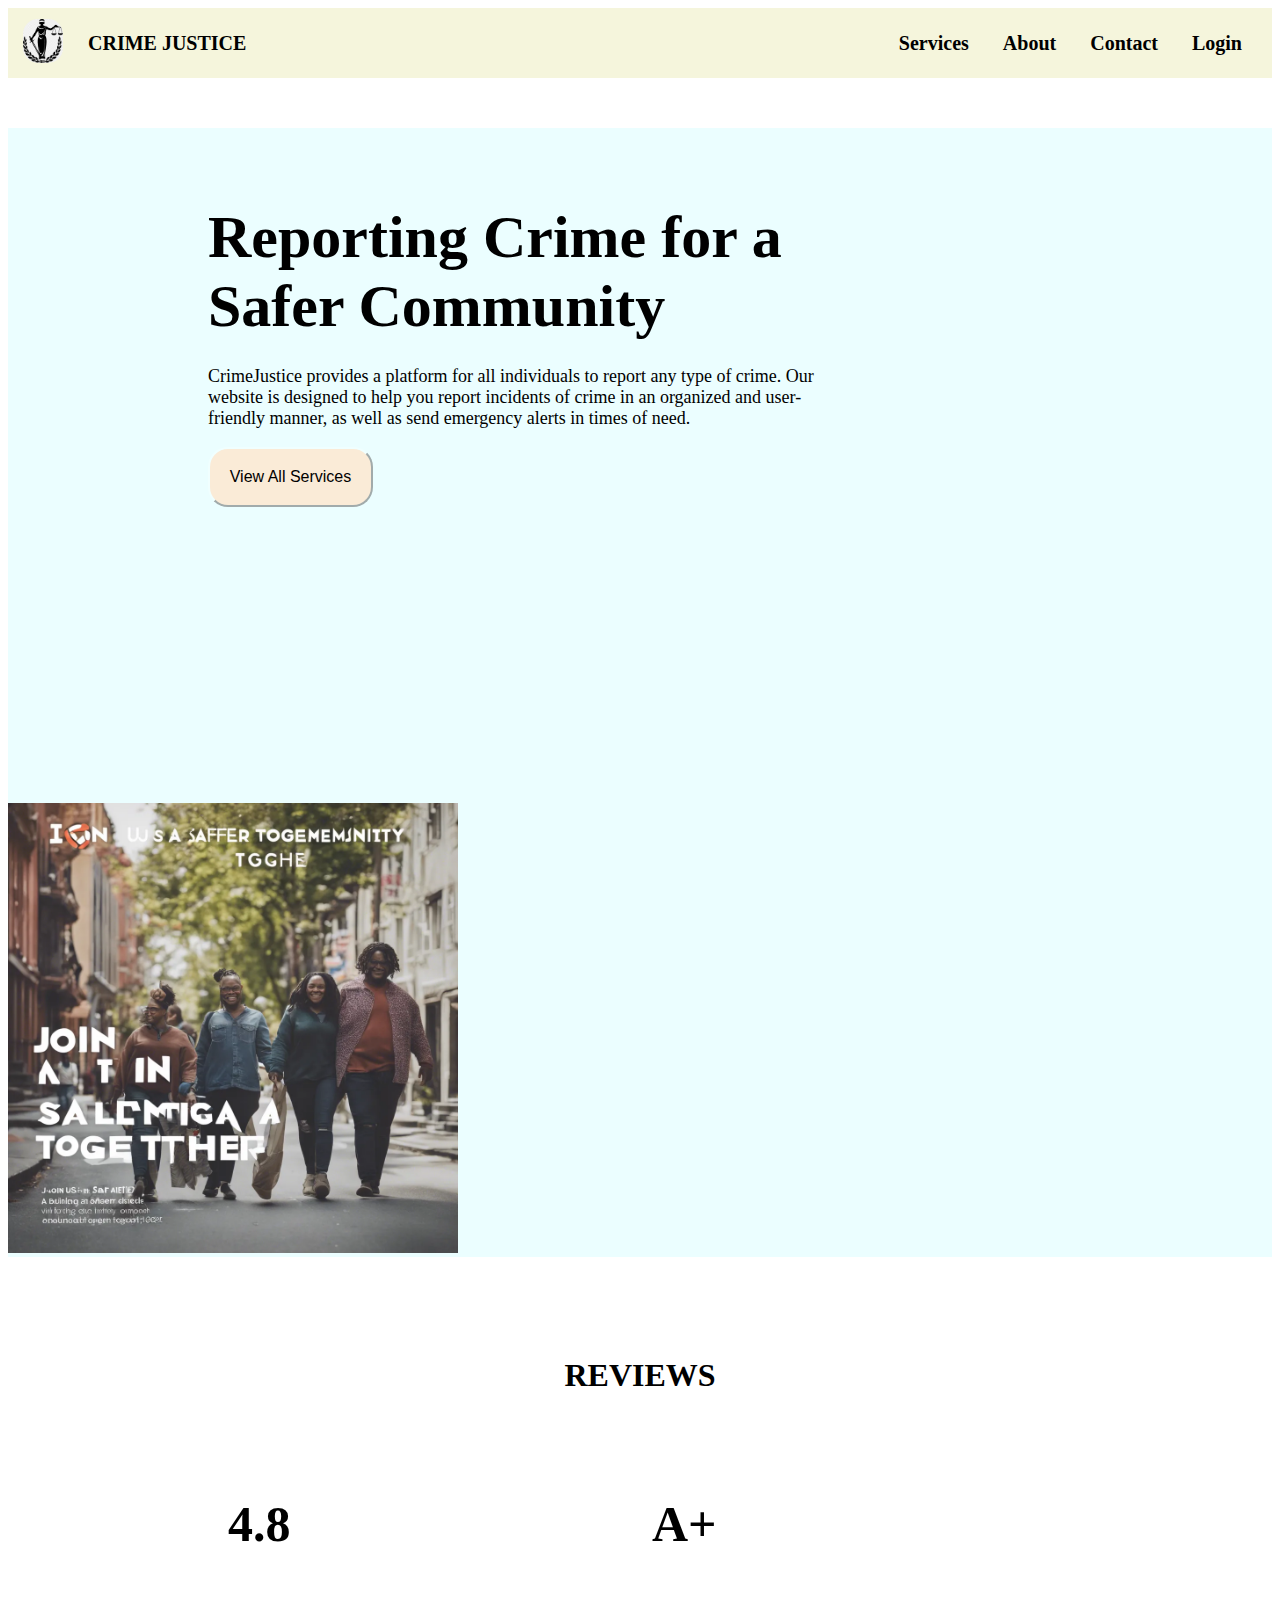
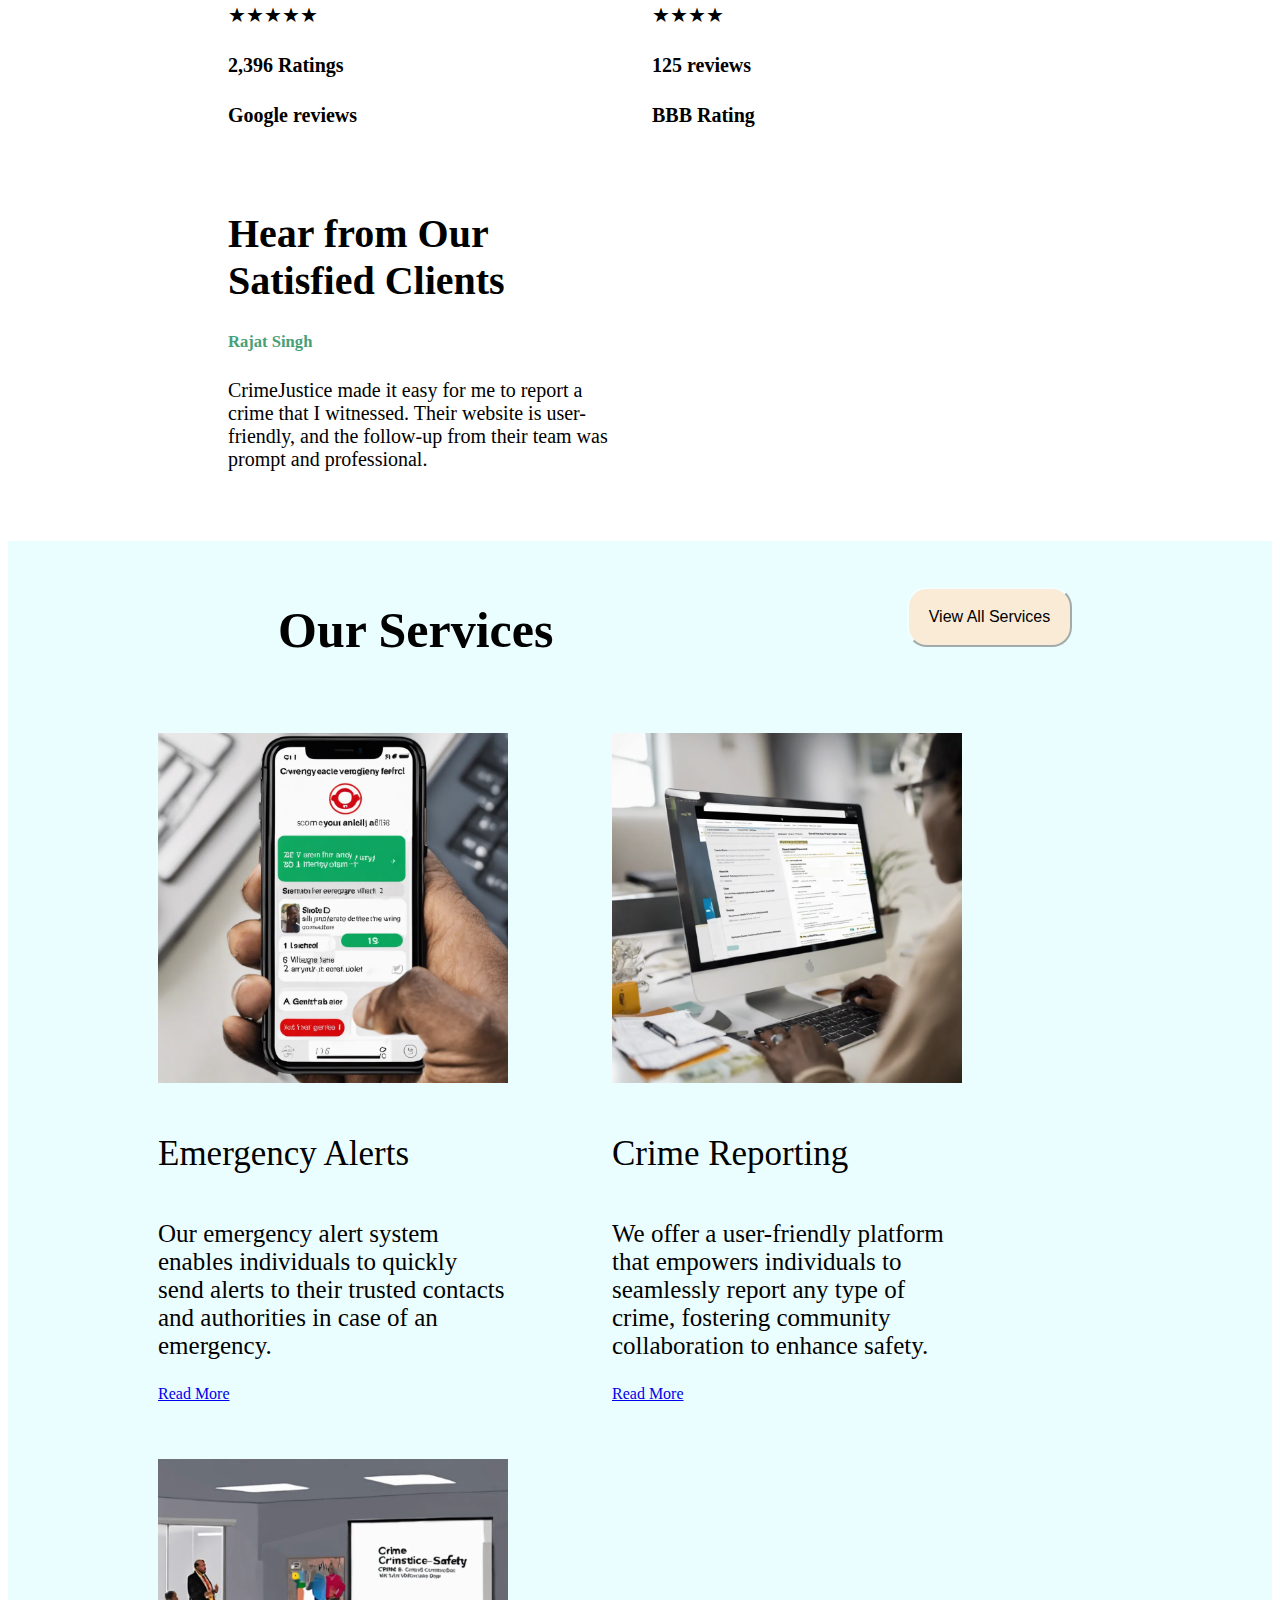
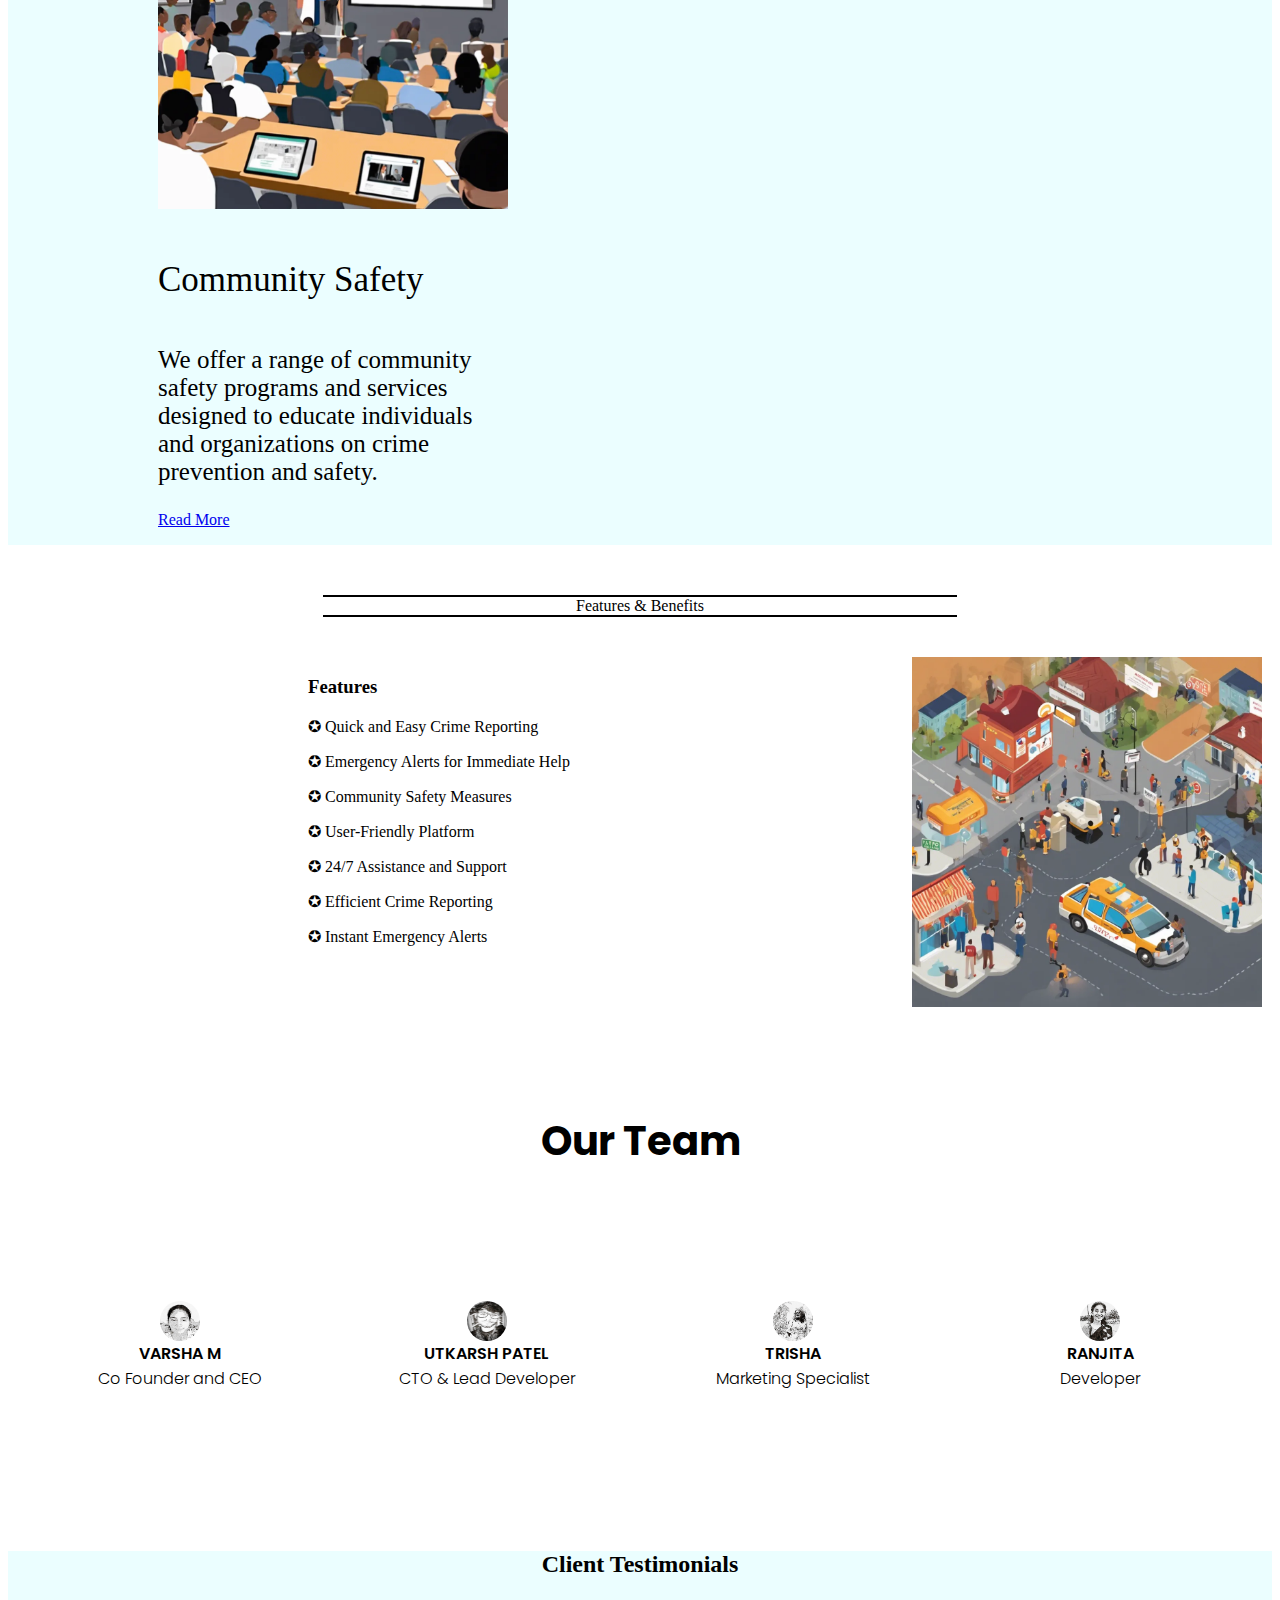
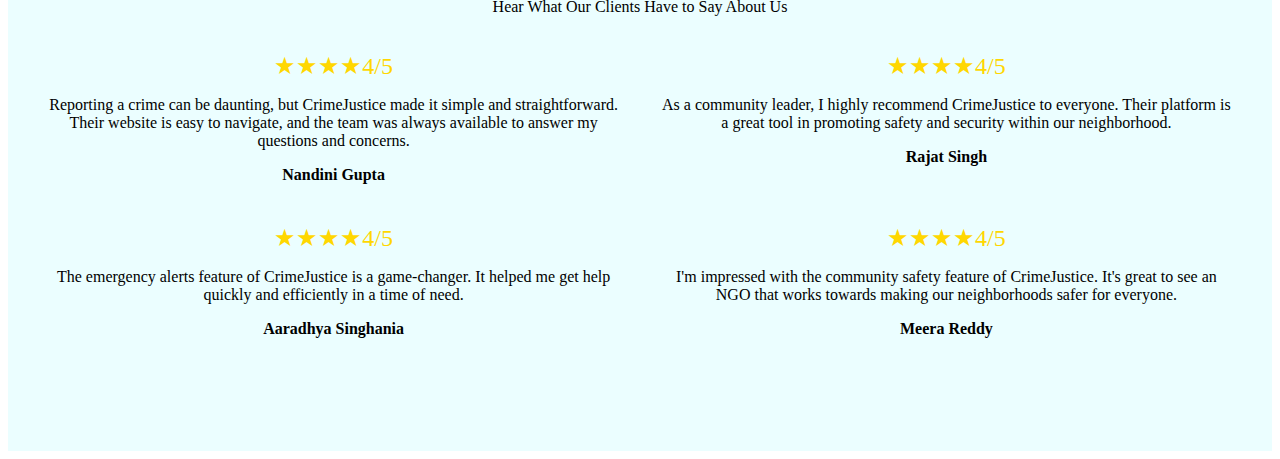
<file: index.html>
<!DOCTYPE html>
<html lang="en">
<head>
    <meta name="viewport" content="width=device-width, initial-space=1.0">
    <title>crimejustice</title>
    <link rel="stylesheet" href="style.css">
    <meta charset="UTF-8" />
    <meta name="viewport" content="width=device-width, initial-scale=1.0" />
    <title>Our Team</title>
    <link
      href="https://fonts.googleapis.com/icon?family=Material+Icons|Material+Icons+Outlined|Material+Icons+Round|Material+Icons+Sharp|Material+Icons+Two+Tone"
      rel="stylesheet"
    />
    <link rel="preconnect" href="https://fonts.googleapis.com" />
    <link rel="preconnect" href="https://fonts.gstatic.com" crossorigin />
    <link
      href="https://fonts.googleapis.com/css2?family=Plus+Jakarta+Sans:wght@200;300;400;500;600;700;800&family=Poppins:wght@100;200;300;400;500;600;700;800;900&display=swap"
      rel="stylesheet"
    />
    <link
      rel="stylesheet"
      href="https://cdnjs.cloudflare.com/ajax/libs/font-awesome/6.4.0/css/all.min.css"
      integrity="sha512-iecdLmaskl7CVkqkXNQ/ZH/XLlvWZOJyj7Yy7tcenmpD1ypASozpmT/E0iPtmFIB46ZmdtAc9eNBvH0H/ZpiBw=="
      crossorigin="anonymous"
      referrerpolicy="no-referrer"
    />
</head>

<body>

 <header>
    <div class="logo">
      <a href="index.html"> <img src="images/download.png" alt="Logo"> </a>
     <nav> <h1> <a href="index.html">CRIME JUSTICE</a></h1></nav>
    </div>
    <nav>
      <a href="services.html">Services</a>
      <a href="about.html">About</a>
      <a href="contact.html">Contact</a>
      <a href="login.html">Login</a>
    </nav>
  </header>

<div class="just-checking">

  <div class="heading-preview">
    <p class="heading-safer"> Reporting Crime for a Safer Community </p>
    <p class="heading-content"> CrimeJustice provides a platform for all individuals to report any type of crime. Our website is designed to help you report incidents of crime in an organized and user-friendly manner, as well as send emergency alerts in times of need.</p>
    <a href="services.html"><button class="button"> View All Services</button></a>
  </div>

  <div class="photo">
    <img class="safer" src="images/saffer.webp">
  </div>
</div>
    <h1 class="heading"> REVIEWS</h1>
    <div class="whole">
    <div class="reviews">
     <h3 class="letsee">  4.8 </h3>
      <p>&starf;&starf;&starf;&starf;&starf;</p>
      <h4>2,396 Ratings</h4>
      <h4>Google reviews</h4>     
    </div>
    <div class="reviews">
      <h3 class="letsee">A+</h3>
      <p>&starf;&starf;&starf;&starf;</p>
      <h4>125 reviews</h4>
      <h4>BBB Rating</h4>
   </div>
   <div class="reviews1">
     <h1>Hear from Our Satisfied Clients</h1>
     <h5 class="review-name">Rajat Singh</h5>
     <p>CrimeJustice made it easy for me to report a crime that I witnessed. Their website is user-friendly, and the follow-up from their team was prompt and professional.</p>
  </div>
  </div>
  <div class="put-it-on">
  <div class="header-container">
    <h1 class="our-service">Our Services</h1>
    <a href="services.html"><button class="button">View All Services</button></a>
  </div>
  <div class="main-work">
    <img class="main-image" src="images/emergency alerts.webp">
    <h4 class="main-heading">Emergency Alerts</h4>
    <p class="main-para">Our emergency alert system enables individuals to quickly send alerts to their trusted contacts and authorities in case of an emergency.</p>
   <a href="emergency.HTML"> <p>Read More</p></a>
  </div>
  <div class="main-work">
    <img class="main-image" src="images/crime reporting.webp">
    <h4 class="main-heading">Crime Reporting</h4>
    <p class="main-para"> We offer a user-friendly platform that empowers individuals to seamlessly report any type of crime, fostering community collaboration to enhance safety.</p>
    <a href="crimeReport.html"><p>Read More</p></a>
  </div>
  <div class="main-work">
    <img class="main-image" src="images/community safety.webp">
    <h4 class="main-heading">Community Safety</h4>
    <p class="main-para">We offer a range of community safety programs and services designed to educate individuals and organizations on crime prevention and safety.</p>
    <a href="community.html"><p>Read More</p></a>
  </div></div>
  <div class="line-container">
  <div class="line"></div>
   <span>Features & Benefits</span>
   <div class="line">
   </div>
  </div>
  <div>
  </div>
  <div>
  </div>
  <div class="feature-image">
    <h3>Features</h3>
    <p>	&#10026; Quick and Easy Crime Reporting</p>
    <p>	&#10026; Emergency Alerts for Immediate Help</p>
    <p>	&#10026; Community Safety Measures</p>
    <p>	&#10026; User-Friendly Platform</p>
    <p>	&#10026; 24/7 Assistance and Support</p>
    <p> &#10026; Efficient Crime Reporting</p>
    <p>	&#10026; Instant Emergency Alerts</p>
  </div>
  <div class="feature-image">
    <img class="main-image" src="images/features.webp">
  </div>
  </div>

  <div class="center">
    <div class="team">
      <div class="title">Our Team</div>
      <div class="profiles">
        <div class="profile">
          <div class="card">
            <div class="head">
              <img src="images/varsha.jpg" alt="varsha" />
              <div class="name">VARSHA M</div>
            </div>
            <div class="content">
              <div class="role">Co Founder and CEO</div>
              Varsha is the founder and CEO of CrimeJustice. With a passion for community safety, Varsha leads the team in creating innovative solutions for crime prevention.
            </div>
            <div class="icons">
              <a href=""><i class="fa-brands fa-instagram"></i></a>
              <a href=""><i class="fa-brands fa-github"></i></a>
              <a href=""><i class="fa-solid fa-envelope"></i></a>
            </div>
          </div>

          <img src="images/varsha.jpg" alt="varsha" id="picture" />
          <div class="details">
            VARSHA M
            <span>Co Founder and CEO</span>
          </div>
        </div>

        <div class="profile">
          <div class="card">
            <div class="head">
              <img src="images/utkarsh.jpg" alt="UTKARSH PATEL" />
              <div class="name">UTKARSH PATEL</div>
            </div>
            <div class="content">
              <div class="role">CTO & Lead Developer</div>
              Utkarsh patel is the Chief Technology Officer at CrimeJustice. He oversees the development of the platform, ensuring it meets the highest standards of technology and security.
            </div>
            <div class="icons">
              <a href=""><i class="fa-brands fa-instagram"></i></a>
              <a href=""><i class="fa-brands fa-github"></i></a>
              <a href=""><i class="fa-solid fa-envelope"></i></a>
            </div>
            <div class="pattern"></div>
          </div>
          <img src="images/utkarsh.jpg" alt="UTKARSH PATEL" id="picture" />
          <div class="details">
            UTKARSH PATEL
            <span>CTO & Lead Developer</span>
          </div>
        </div>

        <div class="profile">
          <div class="card">
            <div class="head">
              <img src="images/trisha.jpg" alt="TRISHA" />
              <div class="name">TRISHA</div>
            </div>
            <div class="content">
              <div class="role">Marketing Specialist</div>
              Trisha is the Marketing Specialist at CrimeJustice. She develops and implements marketing strategies to raise awareness about our services and drive community engagement.
            </div>
            <div class="icons">
              <a href=""><i class="fa-brands fa-instagram"></i></a>
              <a href=""><i class="fa-brands fa-github"></i></a>
              <a href=""><i class="fa-solid fa-envelope"></i></a>
            </div>
            <div class="pattern"></div>
          </div>
          <img src="images/trisha.jpg" alt="TRISHA" id="picture" />
          <div class="details">
            TRISHA
            <span>Marketing Specialist</span>
          </div>
    </div>
        <div class="profile">
          <div class="card">
            <div class="head">
              <img src="images/ranjita.jpg" alt="RANJITA" />
              <div class="name">RANJITA</div>
            </div>
            <div class="content">
              <div class="role">Developer</div>
              Ranjita is the Developer at CrimeJustice. With expertise in coding and problem-solving, Ranjita plays a key role in the development and maintenance of our platform
            </div>
            <div class="icons">
              <a href=""><i class="fa-brands fa-instagram"></i></a>
              <a href=""><i class="fa-brands fa-github"></i></a>
              <a href=""><i class="fa-solid fa-envelope"></i></a>
            </div>
            <div class="pattern"></div>
          </div>
          <img src="images/ranjita.jpg" alt="RANJITA" id="picture" />
          <div class="details">
            RANJITA
            <span>Developer</span>
          </div>
        </div>
    </div>
  </div>
  </div>

 

<div></div>

<section class="client-review">
  <h2>Client Testimonials</h2>
  <p>Hear What Our Clients Have to Say About Us</p>

  <div class="testimonial-container">
    <div class="rating">&#9733;&#9733;&#9733;&#9733;4/5</div>
    <div class="testimonial-content">
      <p>Reporting a crime can be daunting, but CrimeJustice made it simple and straightforward. Their website is easy to navigate, and the team was always available to answer my questions and concerns.</p>
      <div class="client-name">Nandini Gupta</div>
    </div>
  </div>

  <div class="testimonial-container">
    <div class="rating">&#9733;&#9733;&#9733;&#9733;4/5</div>
    <div class="testimonial-content">
      <p>As a community leader, I highly recommend CrimeJustice to everyone. Their platform is a great tool in promoting safety and security within our neighborhood.</p>
      <div class="client-name">Rajat Singh</div>
    </div>
  </div>

  <div class="testimonial-container">
    <div class="rating">&#9733;&#9733;&#9733;&#9733;4/5</div>
    <div class="testimonial-content">
      <p>The emergency alerts feature of CrimeJustice is a game-changer. It helped me get help quickly and efficiently in a time of need.</p>
      <div class="client-name">Aaradhya Singhania</div>
    </div>
  </div>

  <div class="testimonial-container">
    <div class="rating">&#9733;&#9733;&#9733;&#9733;4/5</div>
    <div class="testimonial-content">
      <p>I'm impressed with the community safety feature of CrimeJustice. It's great to see an NGO that works towards making our neighborhoods safer for everyone.</p>
      <div class="client-name">Meera Reddy</div>
    </div>
  </div>
</section>
</body>
</html>
</file>
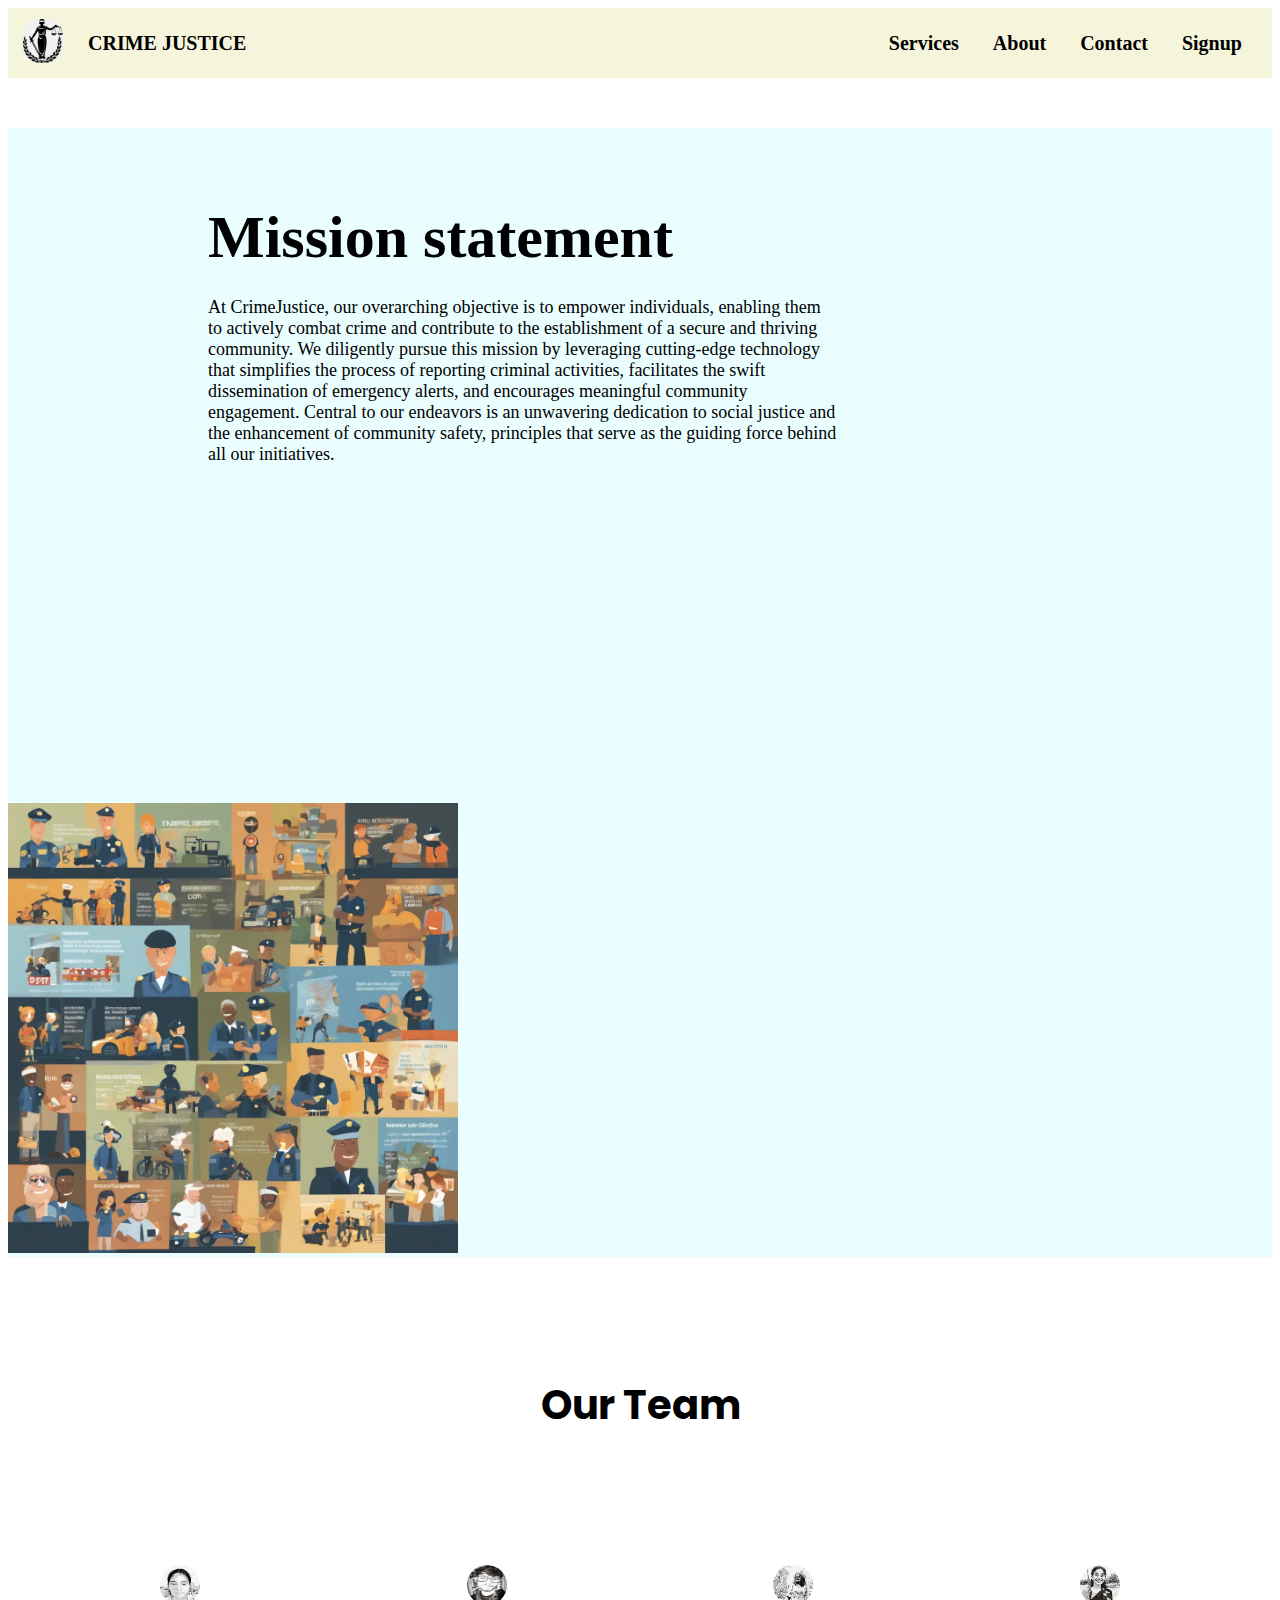
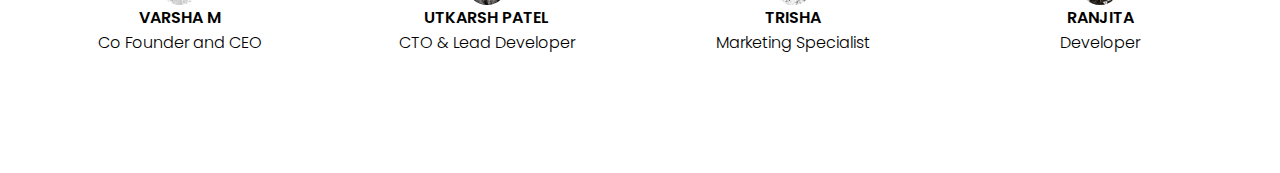
<file: about.html>
<!DOCTYPE html>
<html lang="en">
<head>
  <meta name="viewport" content="width=device-width, initial-space=1.0">
  <title>crimejustice</title>
  <link rel="stylesheet" href="style.css">
  <meta charset="UTF-8" />
  <meta name="viewport" content="width=device-width, initial-scale=1.0" />
  <title>Our Team</title>
  <link
    href="https://fonts.googleapis.com/icon?family=Material+Icons|Material+Icons+Outlined|Material+Icons+Round|Material+Icons+Sharp|Material+Icons+Two+Tone"
    rel="stylesheet"
  />
  <link rel="preconnect" href="https://fonts.googleapis.com" />
  <link rel="preconnect" href="https://fonts.gstatic.com" crossorigin />
  <link
    href="https://fonts.googleapis.com/css2?family=Plus+Jakarta+Sans:wght@200;300;400;500;600;700;800&family=Poppins:wght@100;200;300;400;500;600;700;800;900&display=swap"
    rel="stylesheet"
  />
  <link
    rel="stylesheet"
    href="https://cdnjs.cloudflare.com/ajax/libs/font-awesome/6.4.0/css/all.min.css"
    integrity="sha512-iecdLmaskl7CVkqkXNQ/ZH/XLlvWZOJyj7Yy7tcenmpD1ypASozpmT/E0iPtmFIB46ZmdtAc9eNBvH0H/ZpiBw=="
    crossorigin="anonymous"
    referrerpolicy="no-referrer"
  />
  <style>
   .title {
    margin-top: 0px;
   }
  </style>
</head>
<body>
    <header>
        <div class="logo">
          <a href="index.html"> <img src="images/download.png" alt="Logo"> </a>
          <nav> <h1> <a href="index.html">CRIME JUSTICE</a></h1></nav>
        </div>
        <nav>
          <a href="services.html">Services</a>
          <a href="about.html">About</a>
          <a href="contact.html">Contact</a>
          <a href="login.html">Signup</a>
        </nav>
      </header>
      <div class="just-checking">

        <div class="heading-preview">
          <p class="heading-safer">Mission statement</p>
          <p class="heading-content">At CrimeJustice, our overarching objective is to empower individuals, enabling them to actively combat crime and contribute to the establishment of a secure and thriving community. We diligently pursue this mission by leveraging cutting-edge technology that simplifies the process of reporting criminal activities, facilitates the swift dissemination of emergency alerts, and encourages meaningful community engagement. Central to our endeavors is an unwavering dedication to social justice and the enhancement of community safety, principles that serve as the guiding force behind all our initiatives.</p>
          
        </div>
      
        <div class="photo">
          <img class="safer" src="images/about.webp">
        </div>
      </div>
      <div></div>
      <div></div>
      <br>

      <div class="center">
        <div class="team">
          <div class="title">Our Team</div>
          <div class="profiles">
            <div class="profile">
              <div class="card">
                <div class="head">
                  <img src="images/varsha.jpg" alt="varsha" />
                  <div class="name">VARSHA M</div>
                </div>
                <div class="content">
                  <div class="role">Co Founder and CEO</div>
                  Varsha is the founder and CEO of CrimeJustice. With a passion for community safety, Varsha leads the team in creating innovative solutions for crime prevention.
                </div>
                <div class="icons">
                  <a href=""><i class="fa-brands fa-instagram"></i></a>
                  <a href=""><i class="fa-brands fa-github"></i></a>
                  <a href=""><i class="fa-solid fa-envelope"></i></a>
                </div>
              </div>
    
              <img src="images/varsha.jpg" alt="varsha" id="picture" />
              <div class="details">
                VARSHA M
                <span>Co Founder and CEO</span>
              </div>
            </div>
    
            <div class="profile">
              <div class="card">
                <div class="head">
                  <img src="images/utkarsh.jpg" alt="UTKARSH PATEL" />
                  <div class="name">UTKARSH PATEL</div>
                </div>
                <div class="content">
                  <div class="role">CTO & Lead Developer</div>
                  Utkarsh patel is the Chief Technology Officer at CrimeJustice. He oversees the development of the platform, ensuring it meets the highest standards of technology and security.
                </div>
                <div class="icons">
                  <a href=""><i class="fa-brands fa-instagram"></i></a>
                  <a href=""><i class="fa-brands fa-github"></i></a>
                  <a href=""><i class="fa-solid fa-envelope"></i></a>
                </div>
                <div class="pattern"></div>
              </div>
              <img src="images/utkarsh.jpg" alt="UTKARSH PATEL" id="picture" />
              <div class="details">
                UTKARSH PATEL
                <span>CTO & Lead Developer</span>
              </div>
            </div>
    
            <div class="profile">
              <div class="card">
                <div class="head">
                  <img src="images/trisha.jpg" alt="TRISHA" />
                  <div class="name">TRISHA</div>
                </div>
                <div class="content">
                  <div class="role">Marketing Specialist</div>
                  Trisha is the Marketing Specialist at CrimeJustice. She develops and implements marketing strategies to raise awareness about our services and drive community engagement.
                </div>
                <div class="icons">
                  <a href=""><i class="fa-brands fa-instagram"></i></a>
                  <a href=""><i class="fa-brands fa-github"></i></a>
                  <a href=""><i class="fa-solid fa-envelope"></i></a>
                </div>
                <div class="pattern"></div>
              </div>
              <img src="images/trisha.jpg" alt="TRISHA" id="picture" />
              <div class="details">
                TRISHA
                <span>Marketing Specialist</span>
              </div>
        </div>
            <div class="profile">
              <div class="card">
                <div class="head">
                  <img src="images/ranjita.jpg" alt="RANJITA" />
                  <div class="name">RANJITA</div>
                </div>
                <div class="content">
                  <div class="role">Developer</div>
                  Ranjita is the Developer at CrimeJustice. With expertise in coding and problem-solving, Ranjita plays a key role in the development and maintenance of our platform
                </div>
                <div class="icons">
                  <a href=""><i class="fa-brands fa-instagram"></i></a>
                  <a href=""><i class="fa-brands fa-github"></i></a>
                  <a href=""><i class="fa-solid fa-envelope"></i></a>
                </div>
                <div class="pattern"></div>
              </div>
              <img src="images/ranjita.jpg" alt="RANJITA" id="picture" />
              <div class="details">
                RANJITA
                <span>Developer</span>
              </div>
            </div>
        </div>
      </div>
      </div>
    
    
</body>
</html>
</file>
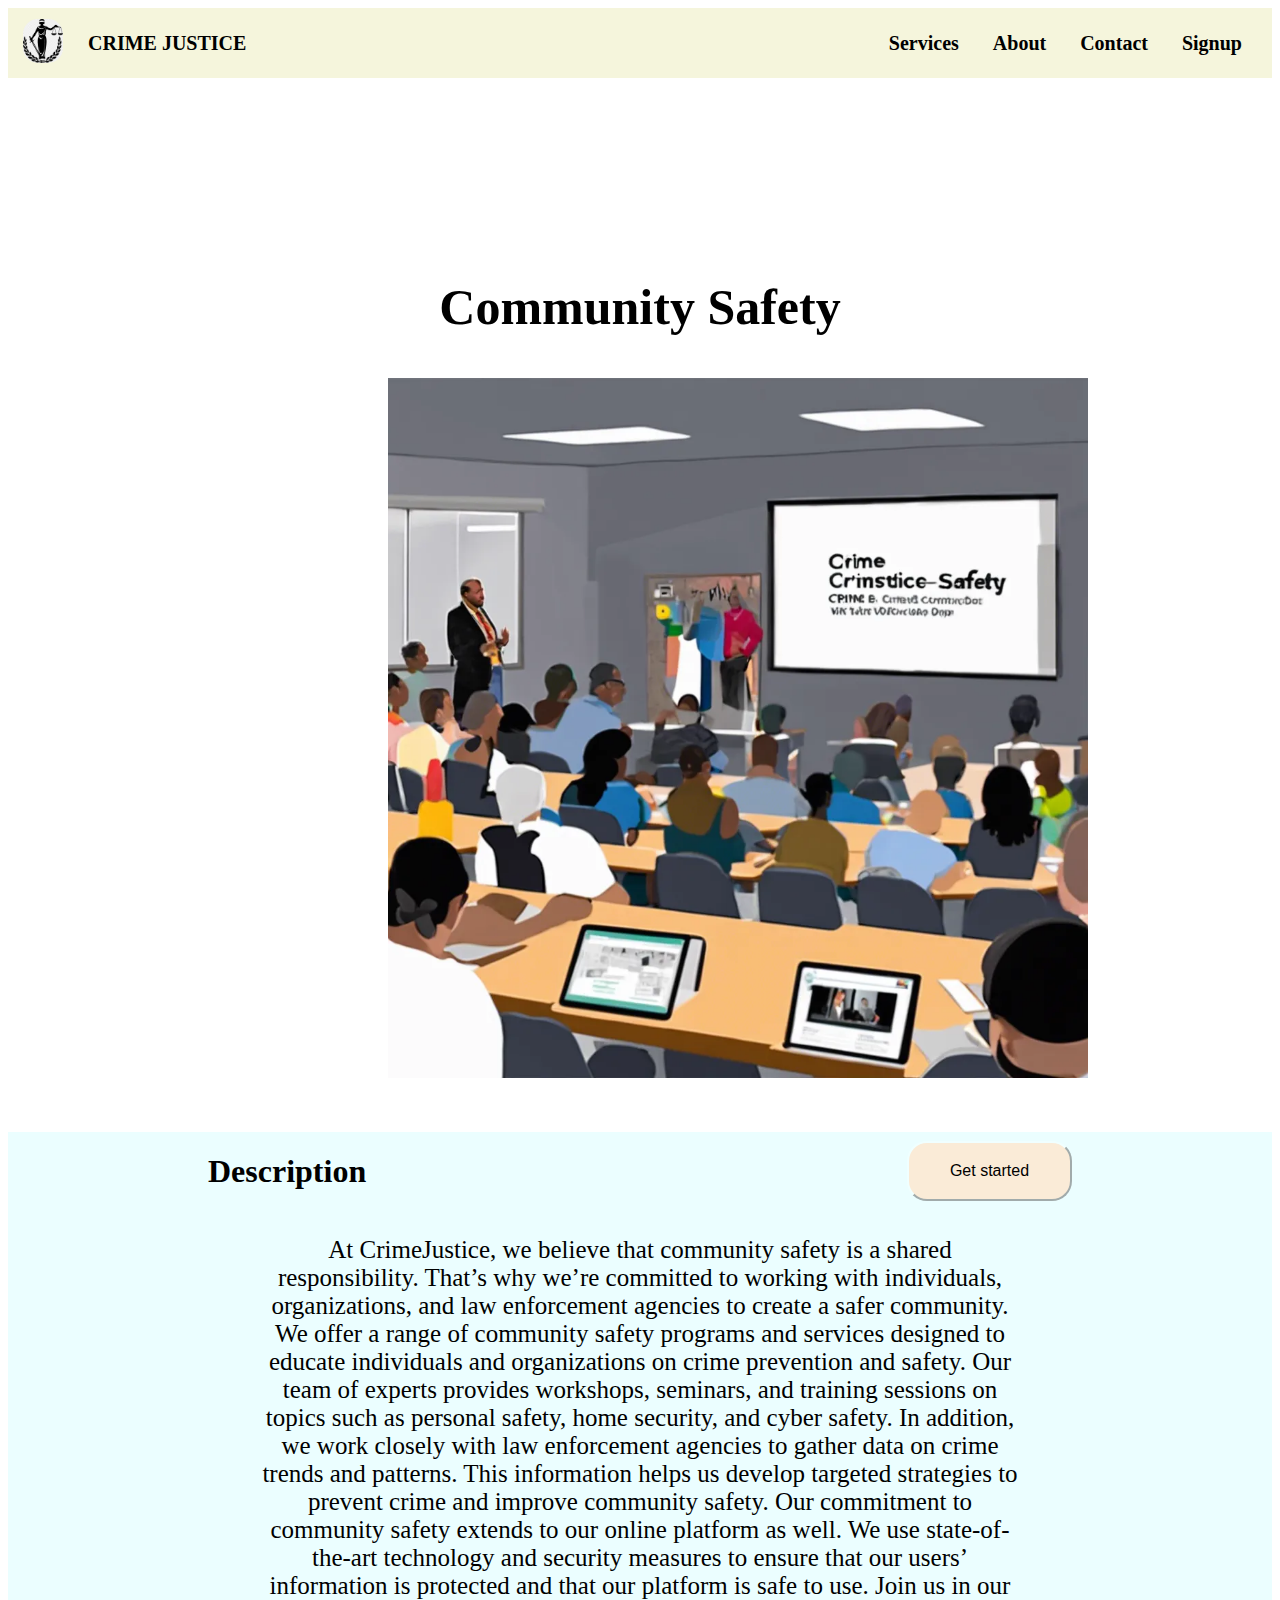
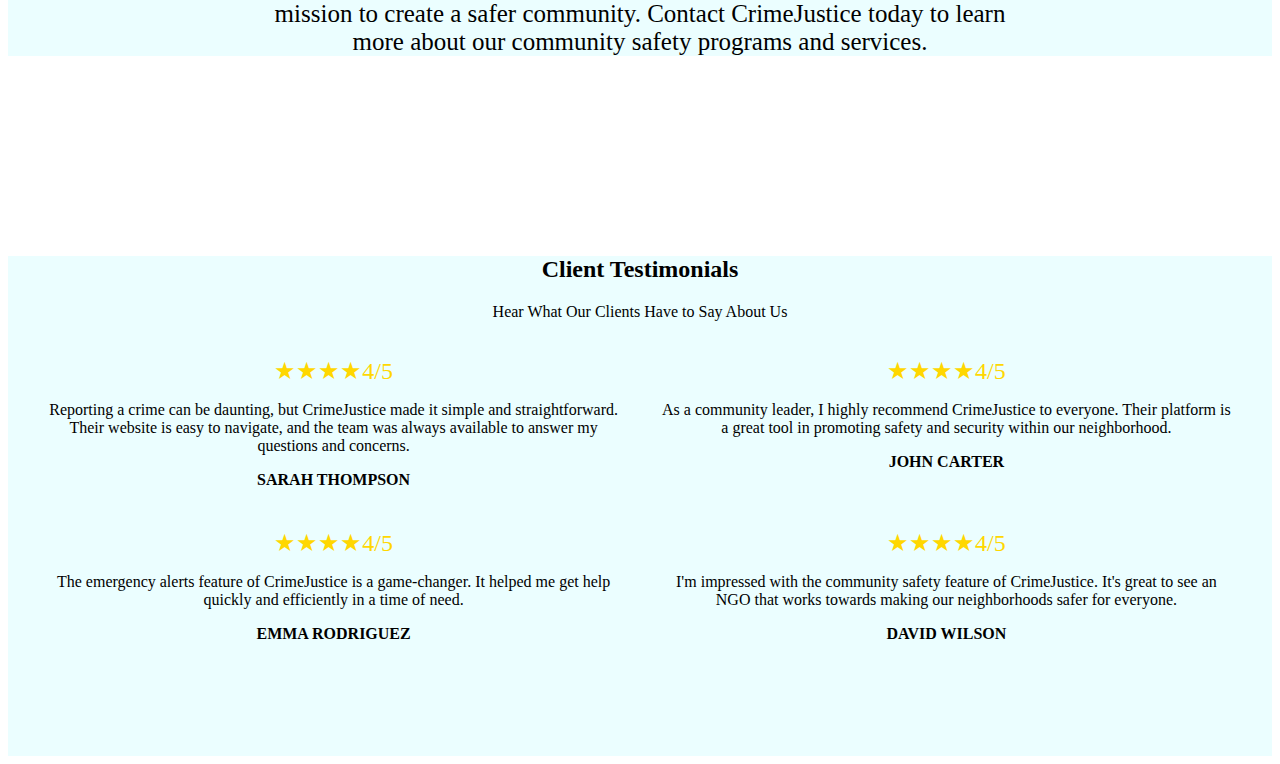
<file: community.html>
<!DOCTYPE html>
<html lang="en">
<head>
    <title>Community safety</title>
    <link rel="stylesheet" href="style.css">
    <style>
        .emergency-alret{
            margin-top: 200px;
            text-align: center;
            font-weight: 900;
            font-size: 50px;
        }
        .image{
            margin-left: 380px;
            width: 700px;
        }
        .Description{
            text-align: center;
            font-size: 25px;
            font-weight: 300;
            
            margin-bottom: 200px;
            margin-left: 250px;
            margin-right: 250px;
        }
    </style>
</head>
<body>
    <header>
        <div class="logo">
          <a href="index.html"> <img src="images/download.png" alt="Logo"> </a>
          <nav> <h1> <a href="index.html">CRIME JUSTICE</a></h1></nav>
        </div>
        <nav>
          <a href="services.html">Services</a>
          <a href="about.html">About</a>
          <a href="contact.html">Contact</a>
          <a href="login.html">Signup</a>
        </nav>
      </header>

      <h2 class="emergency-alret">Community Safety</h2>
      <img class="image" src="images/community safety.webp">
      <div class="put-it-on">
        <div class="header-container">
          <h1>Description</h1>
          <a href="formReport.html"><button class="button">Get started</button></a>
        </div>
        <p class="Description">At CrimeJustice, we believe that community safety is a shared responsibility. That’s why we’re committed to working with individuals, organizations, and law enforcement agencies to create a safer community.

            We offer a range of community safety programs and services designed to educate individuals and organizations on crime prevention and safety. Our team of experts provides workshops, seminars, and training sessions on topics such as personal safety, home security, and cyber safety.
            
            In addition, we work closely with law enforcement agencies to gather data on crime trends and patterns. This information helps us develop targeted strategies to prevent crime and improve community safety.
            
            Our commitment to community safety extends to our online platform as well. We use state-of-the-art technology and security measures to ensure that our users’ information is protected and that our platform is safe to use.
            
            Join us in our mission to create a safer community. Contact CrimeJustice today to learn more about our community safety programs and services.</p>
      </div><section class="client-review">
                <h2>Client Testimonials</h2>
                <p>Hear What Our Clients Have to Say About Us</p>
              
                <div class="testimonial-container">
                  <div class="rating">&#9733;&#9733;&#9733;&#9733;4/5</div>
                  <div class="testimonial-content">
                    <p>Reporting a crime can be daunting, but CrimeJustice made it simple and straightforward. Their website is easy to navigate, and the team was always available to answer my questions and concerns.</p>
                    <div class="client-name">SARAH THOMPSON</div>
                  </div>
                </div>
              
                <div class="testimonial-container">
                  <div class="rating">&#9733;&#9733;&#9733;&#9733;4/5</div>
                  <div class="testimonial-content">
                    <p>As a community leader, I highly recommend CrimeJustice to everyone. Their platform is a great tool in promoting safety and security within our neighborhood.</p>
                    <div class="client-name">JOHN CARTER</div>
                  </div>
                </div>
              
                <div class="testimonial-container">
                  <div class="rating">&#9733;&#9733;&#9733;&#9733;4/5</div>
                  <div class="testimonial-content">
                    <p>The emergency alerts feature of CrimeJustice is a game-changer. It helped me get help quickly and efficiently in a time of need.</p>
                    <div class="client-name">EMMA RODRIGUEZ</div>
                  </div>
                </div>
              
                <div class="testimonial-container">
                  <div class="rating">&#9733;&#9733;&#9733;&#9733;4/5</div>
                  <div class="testimonial-content">
                    <p>I'm impressed with the community safety feature of CrimeJustice. It's great to see an NGO that works towards making our neighborhoods safer for everyone.</p>
                    <div class="client-name">DAVID WILSON</div>
                  </div>
                </div>
              </section>
              

        </body>
</html>
</file>
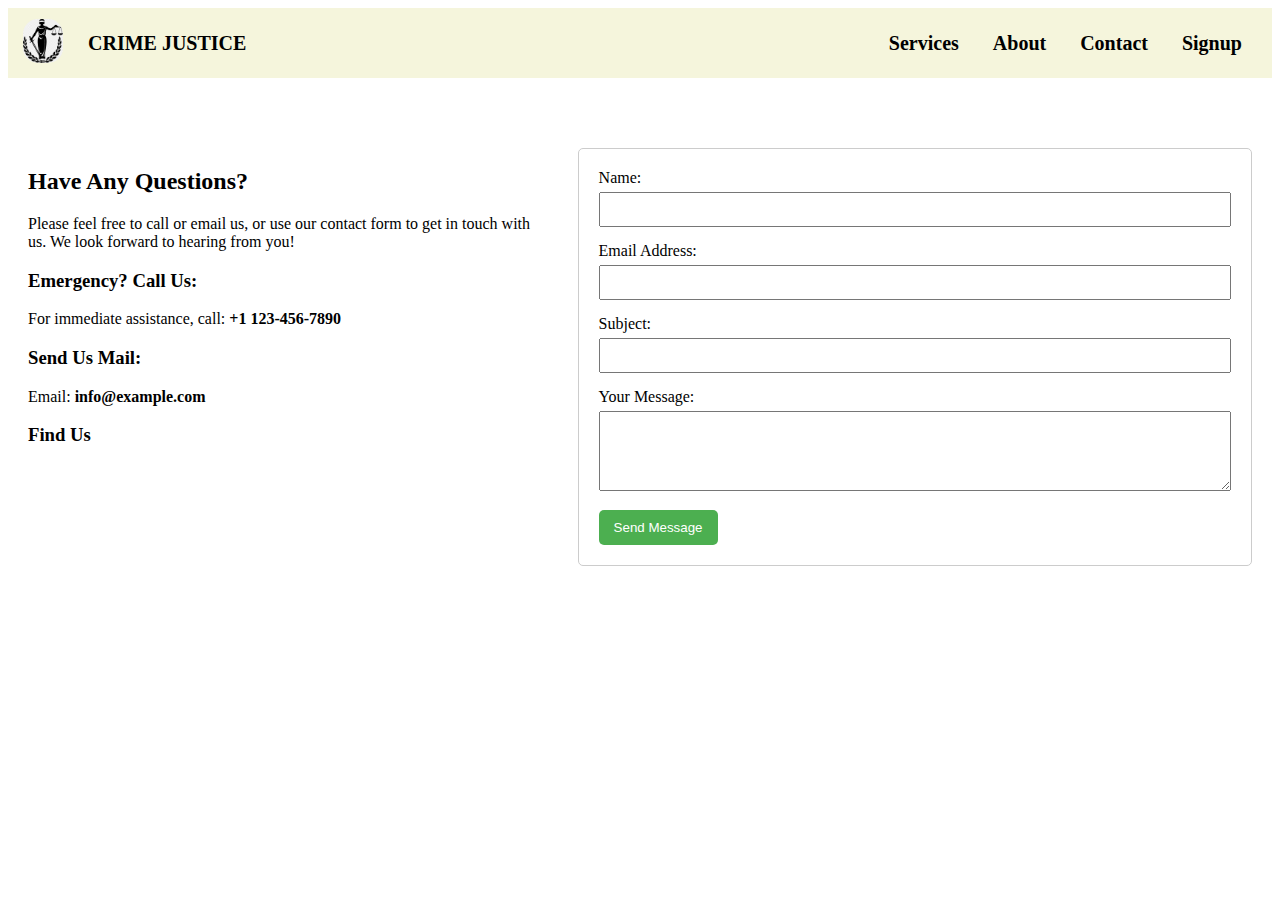
<file: contact.html>
<!DOCTYPE html>
<html lang="en">
<head>
    <title>contact</title>
    <link rel="stylesheet" href="style.css">
    <style>
      

    .contact-info,
    .contact-form {
      display: inline-block;
      vertical-align: top;
    }

    .contact-info {
      width: 40%;
      padding: 20px;
    }

    .contact-form {
      width: 50%;
      margin: 20px;
      padding: 20px;
      border: 1px solid #ccc;
      border-radius: 5px;
      background-color: #fff;
    }

    .form-group {
      margin-bottom: 15px;
    }

    label {
      display: block;
      margin-bottom: 5px;
    }

    input, textarea {
      width: 100%;
      padding: 8px;
      box-sizing: border-box;
    }

    textarea {
      height: 80px;
    }

    button {
      background-color: #4caf50;
      color: #fff;
      border: none;
      padding: 10px 15px;
      border-radius: 5px;
      cursor: pointer;
    }

    button:hover {
      background-color: #45a049;
    }

    .space-navigation{
        margin-top: 50px;
    }
    </style>
</head>

<body>
    <header>
        <div class="logo">
          <a href="index.html"> <img  src="images/download.png" alt="Logo"> </a>
          <nav> <h1> <a href="index.html">CRIME JUSTICE</a></h1></nav>
        </div>
        <nav>
          <a href="services.html">Services</a>
          <a href="about.html">About</a>
          <a href="contact.html">Contact</a>
          <a href="login.html">Signup</a>
        </nav>
      </header>

   <div class="space-navigation">
  <div class="contact-info">
    <h2>Have Any Questions?</h2>
    <p>Please feel free to call or email us, or use our contact form to get in touch with us. We look forward to hearing from you!</p>

    <h3>Emergency? Call Us:</h3>
    <p>For immediate assistance, call: <strong>+1 123-456-7890</strong></p>

    <h3>Send Us Mail:</h3>
    <p>Email: <strong>info@example.com</strong></p>
    <h3>Find Us</h3>
    <p><iframe src="https://www.google.com/maps/embed?pb=!1m18!1m12!1m3!1d3887.0171591566204!2d77.56442807496936!3d13.034579187286612!2m3!1f0!2f0!3f0!3m2!1i1024!2i768!4f13.1!3m3!1m2!1s0x3bae17e0b0a41551%3A0xecd17a996841dfc8!2sM.S.%20Ramaiah%20Institute%20of%20Technology%20Ground!5e0!3m2!1sen!2sin!4v1702675881133!5m2!1sen!2sin" width="400" height="300" style="border:0;" allowfullscreen="" loading="lazy" referrerpolicy="no-referrer-when-downgrade"></iframe></p>
  </div>

  <div class="contact-form">
    <form action="#" method="post">
      <div class="form-group">
        <label for="name">Name:</label>
        <input type="text" id="name" name="name" required>
      </div>

      <div class="form-group">
        <label for="email">Email Address:</label>
        <input type="email" id="email" name="email" required>
      </div>

      <div class="form-group">
        <label for="subject">Subject:</label>
        <input type="text" id="subject" name="subject" required>
      </div>

      <div class="form-group">
        <label for="message">Your Message:</label>
        <textarea id="message" name="message" rows="5" required></textarea>
      </div>

      <button type="submit">Send Message</button>
    </form>
  </div>
</div>

</body>
</html>
</file>
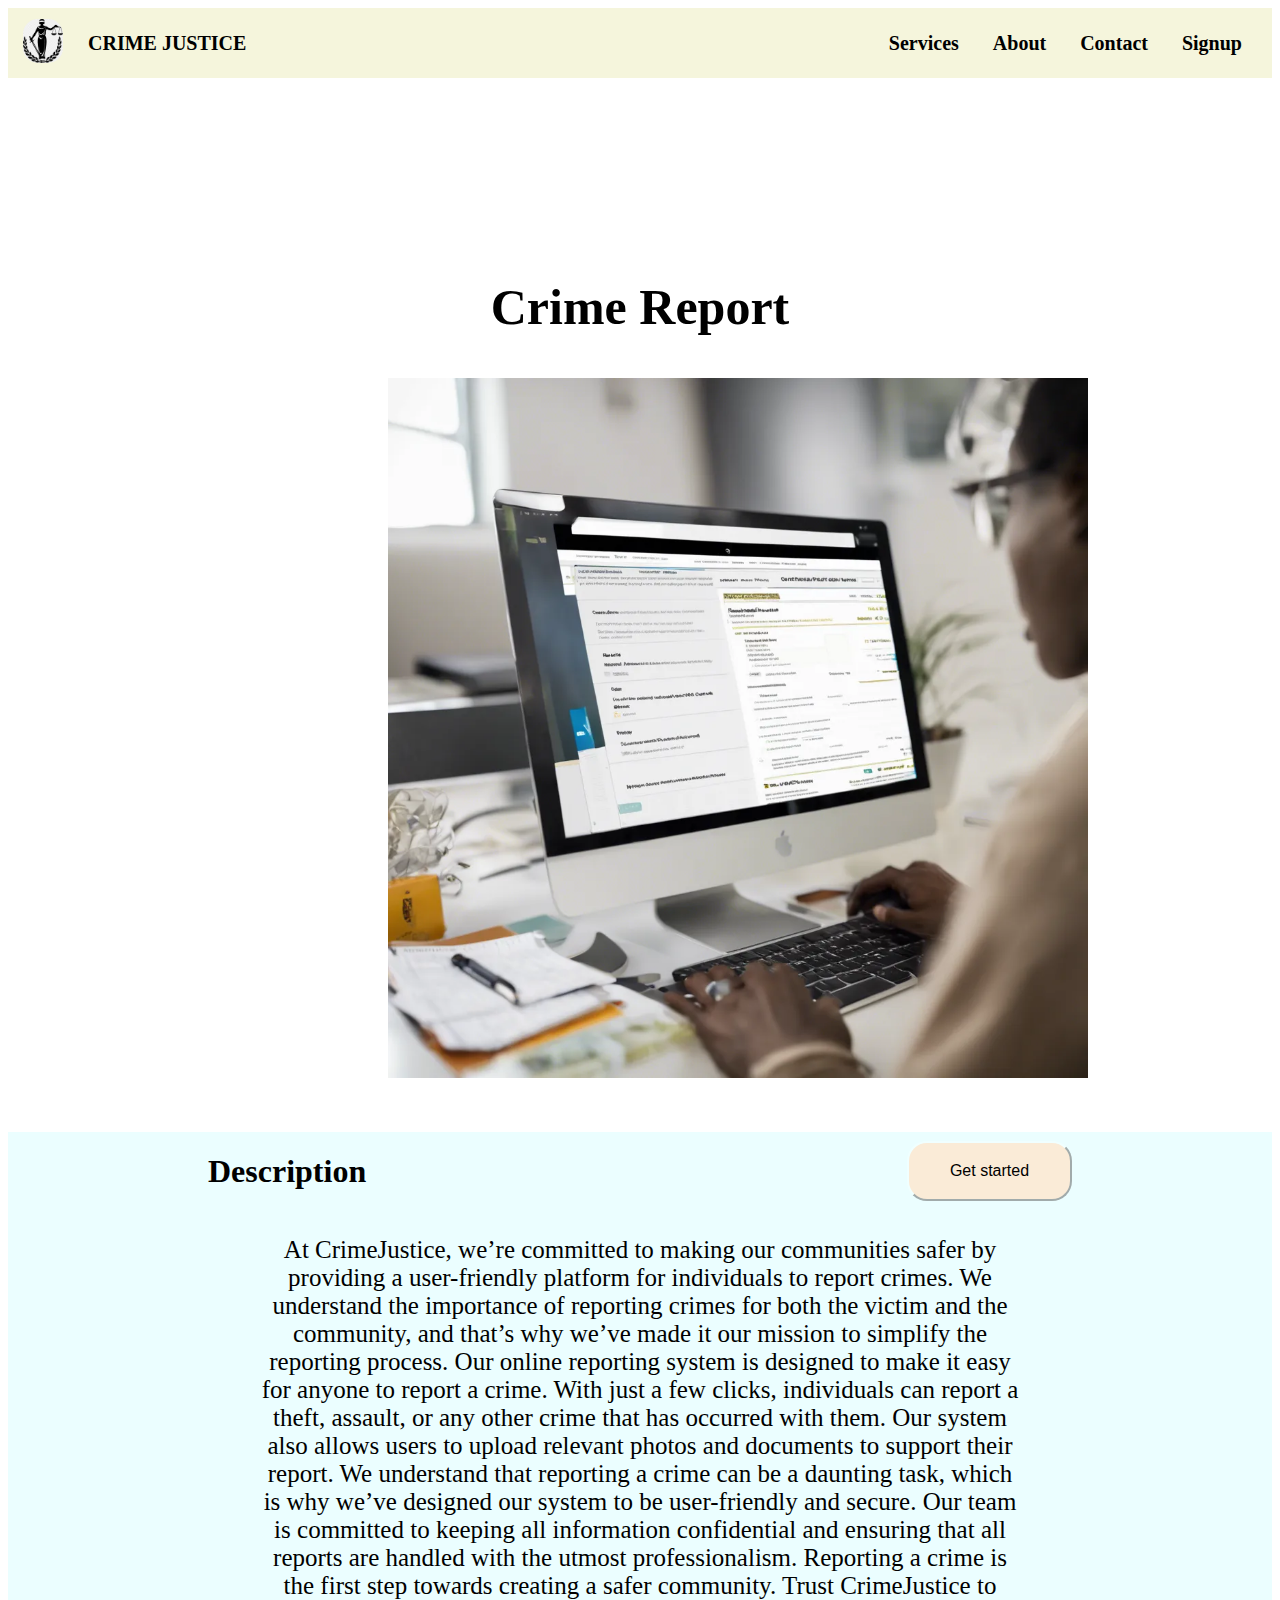
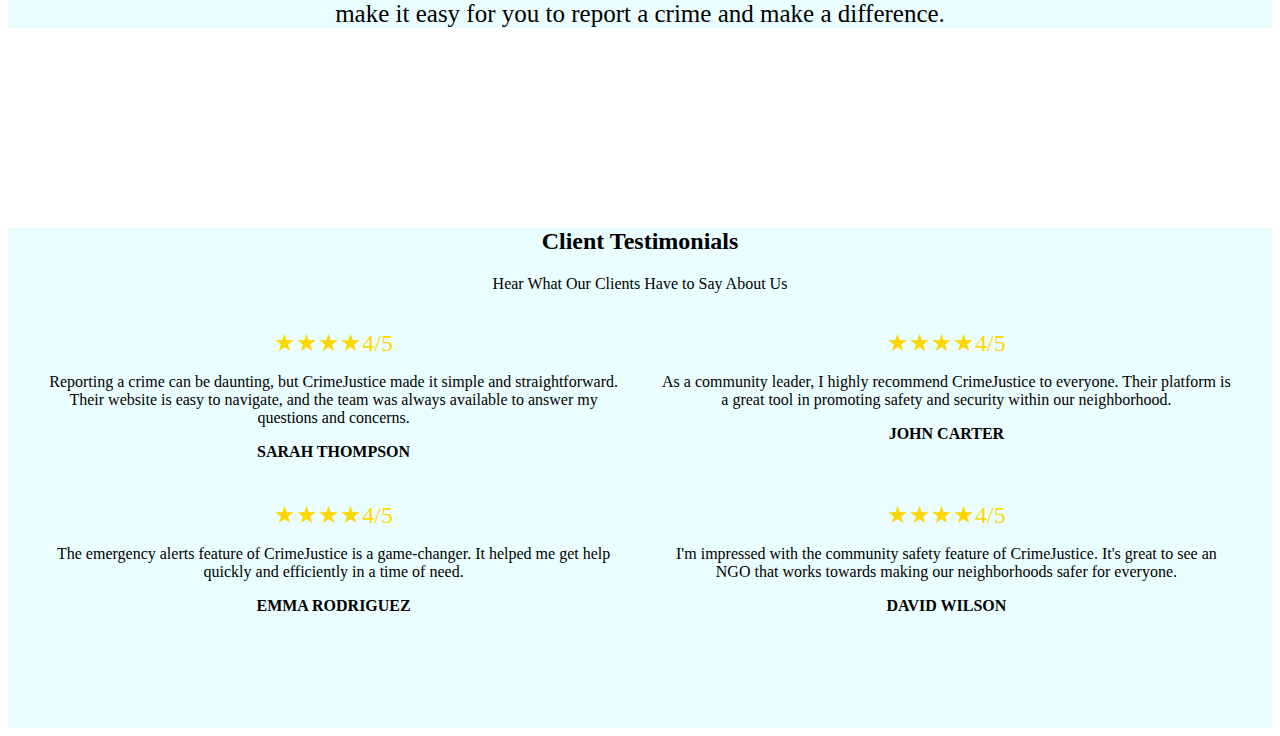
<file: crimeReport.html>
<!DOCTYPE html>
<html lang="en">
<head>
    <title>Crime Report</title>
    <link rel="stylesheet" href="style.css">
    <style>
        .emergency-alret{
            margin-top: 200px;
            text-align: center;
            font-weight: 900;
            font-size: 50px;
        }
        .image{
            margin-left: 380px;
            width: 700px;
        }
        .Description{
            text-align: center;
            font-size: 25px;
            font-weight: 300;
            
            margin-bottom: 200px;
            margin-left: 250px;
            margin-right: 250px;
        }
    </style>
</head>
<body>
    <header>
        <div class="logo">
          <a href="index.html"> <img src="images/download.png" alt="Logo"> </a>
          <nav> <h1> <a href="index.html">CRIME JUSTICE</a></h1></nav>
        </div>
        <nav>
          <a href="services.html">Services</a>
          <a href="about.html">About</a>
          <a href="contact.html">Contact</a>
          <a href="login.html">Signup</a>
        </nav>
      </header>

      <h2 class="emergency-alret">Crime Report</h2>
      <img class="image" src="images/crime reporting.webp">
      <div class="put-it-on">
        <div class="header-container">
          <h1>Description</h1>
          <a href="formReport.html"><button class="button">Get started</button></a>
        </div>
        <p class="Description"> At CrimeJustice, we’re committed to making our communities safer by providing a user-friendly platform for individuals to report crimes. We understand the importance of reporting crimes for both the victim and the community, and that’s why we’ve made it our mission to simplify the reporting process.

            Our online reporting system is designed to make it easy for anyone to report a crime. With just a few clicks, individuals can report a theft, assault, or any other crime that has occurred with them. Our system also allows users to upload relevant photos and documents to support their report.
            
            We understand that reporting a crime can be a daunting task, which is why we’ve designed our system to be user-friendly and secure. Our team is committed to keeping all information confidential and ensuring that all reports are handled with the utmost professionalism.
            
            Reporting a crime is the first step towards creating a safer community. Trust CrimeJustice to make it easy for you to report a crime and make a difference.</p>
      </div><section class="client-review">
                <h2>Client Testimonials</h2>
                <p>Hear What Our Clients Have to Say About Us</p>
              
                <div class="testimonial-container">
                  <div class="rating">&#9733;&#9733;&#9733;&#9733;4/5</div>
                  <div class="testimonial-content">
                    <p>Reporting a crime can be daunting, but CrimeJustice made it simple and straightforward. Their website is easy to navigate, and the team was always available to answer my questions and concerns.</p>
                    <div class="client-name">SARAH THOMPSON</div>
                  </div>
                </div>
              
                <div class="testimonial-container">
                  <div class="rating">&#9733;&#9733;&#9733;&#9733;4/5</div>
                  <div class="testimonial-content">
                    <p>As a community leader, I highly recommend CrimeJustice to everyone. Their platform is a great tool in promoting safety and security within our neighborhood.</p>
                    <div class="client-name">JOHN CARTER</div>
                  </div>
                </div>
              
                <div class="testimonial-container">
                  <div class="rating">&#9733;&#9733;&#9733;&#9733;4/5</div>
                  <div class="testimonial-content">
                    <p>The emergency alerts feature of CrimeJustice is a game-changer. It helped me get help quickly and efficiently in a time of need.</p>
                    <div class="client-name">EMMA RODRIGUEZ</div>
                  </div>
                </div>
              
                <div class="testimonial-container">
                  <div class="rating">&#9733;&#9733;&#9733;&#9733;4/5</div>
                  <div class="testimonial-content">
                    <p>I'm impressed with the community safety feature of CrimeJustice. It's great to see an NGO that works towards making our neighborhoods safer for everyone.</p>
                    <div class="client-name">DAVID WILSON</div>
                  </div>
                </div>
              </section>
              

        </body>
</html>
</file>
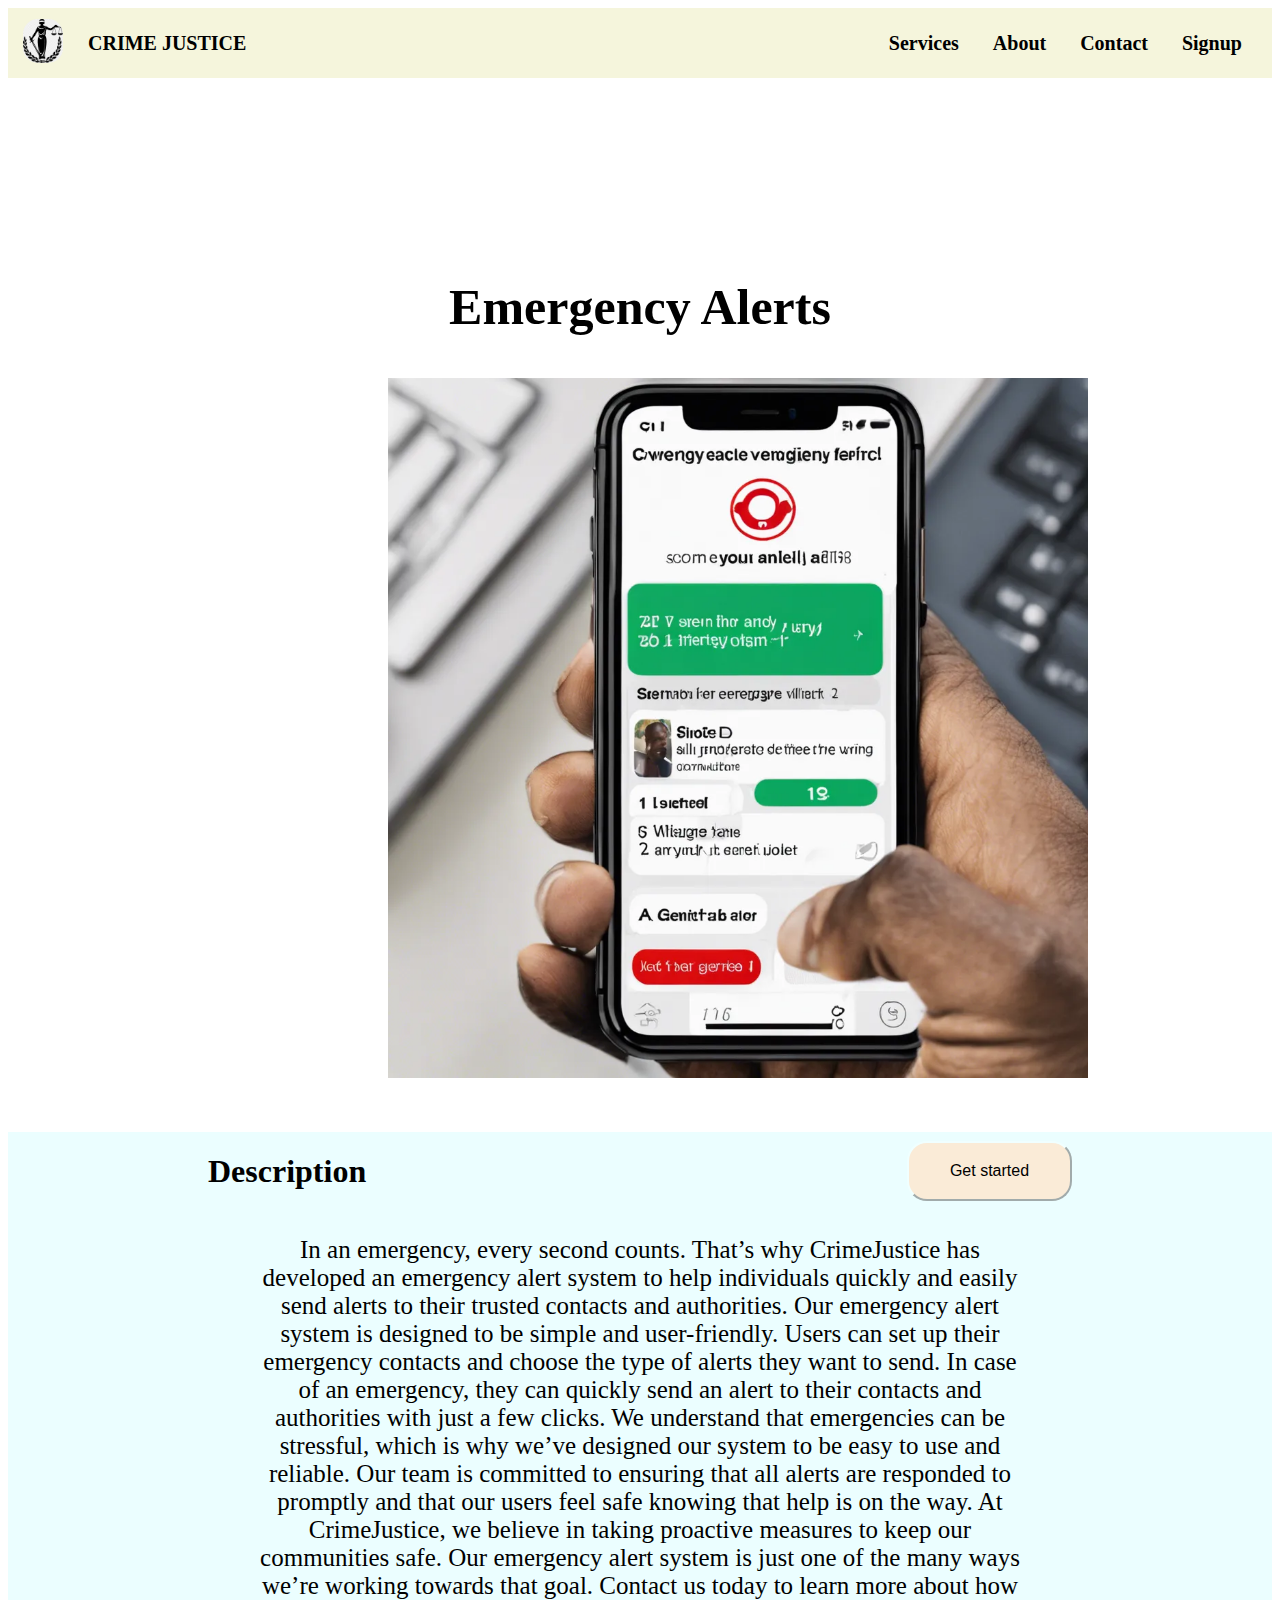
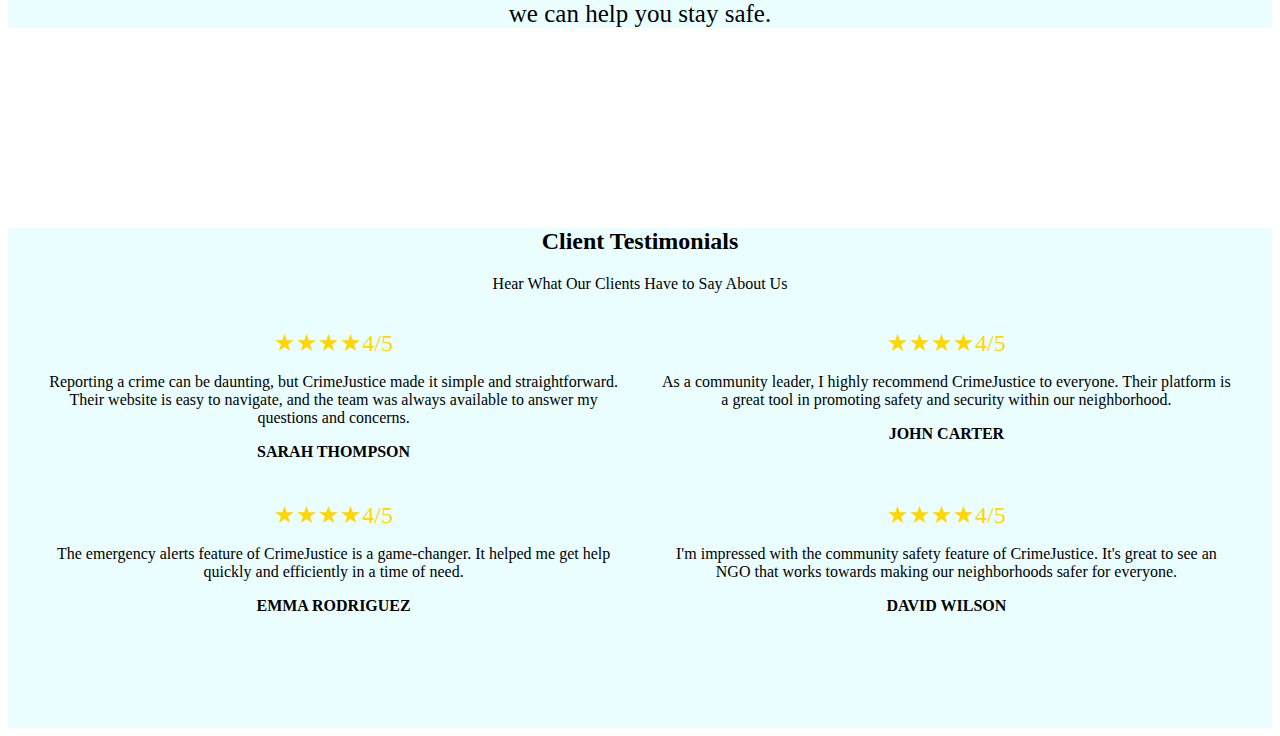
<file: emergency.HTML>
<!DOCTYPE html>
<html lang="en">
<head>
    <title>Emergency Alerts</title>
    <link rel="stylesheet" href="style.css">
    <style>
        .emergency-alret{
            margin-top: 200px;
            text-align: center;
            font-weight: 900;
            font-size: 50px;
        }
        .image{
            margin-left: 380px;
            width: 700px;
        }
        .Description{
            text-align: center;
            font-size: 25px;
            font-weight: 300;
            
            margin-bottom: 200px;
            margin-left: 250px;
            margin-right: 250px;
        }
    </style>
</head>
<body>
    <header>
        <div class="logo">
          <a href="index.html"> <img src="images/download.png" alt="Logo"> </a>
          <nav> <h1> <a href="index.html">CRIME JUSTICE</a></h1></nav>
        </div>
        <nav>
          <a href="services.html">Services</a>
          <a href="about.html">About</a>
          <a href="contact.html">Contact</a>
          <a href="login.html">Signup</a>
        </nav>
      </header>

      <h2 class="emergency-alret">Emergency Alerts</h2>
      <img class="image" src="images/emergency alerts.webp">
      <div class="put-it-on">
        <div class="header-container">
          <h1>Description</h1>
          <a href="formReport.html"><button class="button">Get started</button></a>
        </div>
        <p class="Description">In an emergency, every second counts. That’s why CrimeJustice has developed an emergency alert system to help individuals quickly and easily send alerts to their trusted contacts and authorities.

            Our emergency alert system is designed to be simple and user-friendly. Users can set up their emergency contacts and choose the type of alerts they want to send. In case of an emergency, they can quickly send an alert to their contacts and authorities with just a few clicks.
            
            We understand that emergencies can be stressful, which is why we’ve designed our system to be easy to use and reliable. Our team is committed to ensuring that all alerts are responded to promptly and that our users feel safe knowing that help is on the way.
            
            At CrimeJustice, we believe in taking proactive measures to keep our communities safe. Our emergency alert system is just one of the many ways we’re working towards that goal. Contact us today to learn more about how we can help you stay safe.</p>
      </div><section class="client-review">
                <h2>Client Testimonials</h2>
                <p>Hear What Our Clients Have to Say About Us</p>
              
                <div class="testimonial-container">
                  <div class="rating">&#9733;&#9733;&#9733;&#9733;4/5</div>
                  <div class="testimonial-content">
                    <p>Reporting a crime can be daunting, but CrimeJustice made it simple and straightforward. Their website is easy to navigate, and the team was always available to answer my questions and concerns.</p>
                    <div class="client-name">SARAH THOMPSON</div>
                  </div>
                </div>
              
                <div class="testimonial-container">
                  <div class="rating">&#9733;&#9733;&#9733;&#9733;4/5</div>
                  <div class="testimonial-content">
                    <p>As a community leader, I highly recommend CrimeJustice to everyone. Their platform is a great tool in promoting safety and security within our neighborhood.</p>
                    <div class="client-name">JOHN CARTER</div>
                  </div>
                </div>
              
                <div class="testimonial-container">
                  <div class="rating">&#9733;&#9733;&#9733;&#9733;4/5</div>
                  <div class="testimonial-content">
                    <p>The emergency alerts feature of CrimeJustice is a game-changer. It helped me get help quickly and efficiently in a time of need.</p>
                    <div class="client-name">EMMA RODRIGUEZ</div>
                  </div>
                </div>
              
                <div class="testimonial-container">
                  <div class="rating">&#9733;&#9733;&#9733;&#9733;4/5</div>
                  <div class="testimonial-content">
                    <p>I'm impressed with the community safety feature of CrimeJustice. It's great to see an NGO that works towards making our neighborhoods safer for everyone.</p>
                    <div class="client-name">DAVID WILSON</div>
                  </div>
                </div>
              </section>
              

        </body>
</html>
</file>
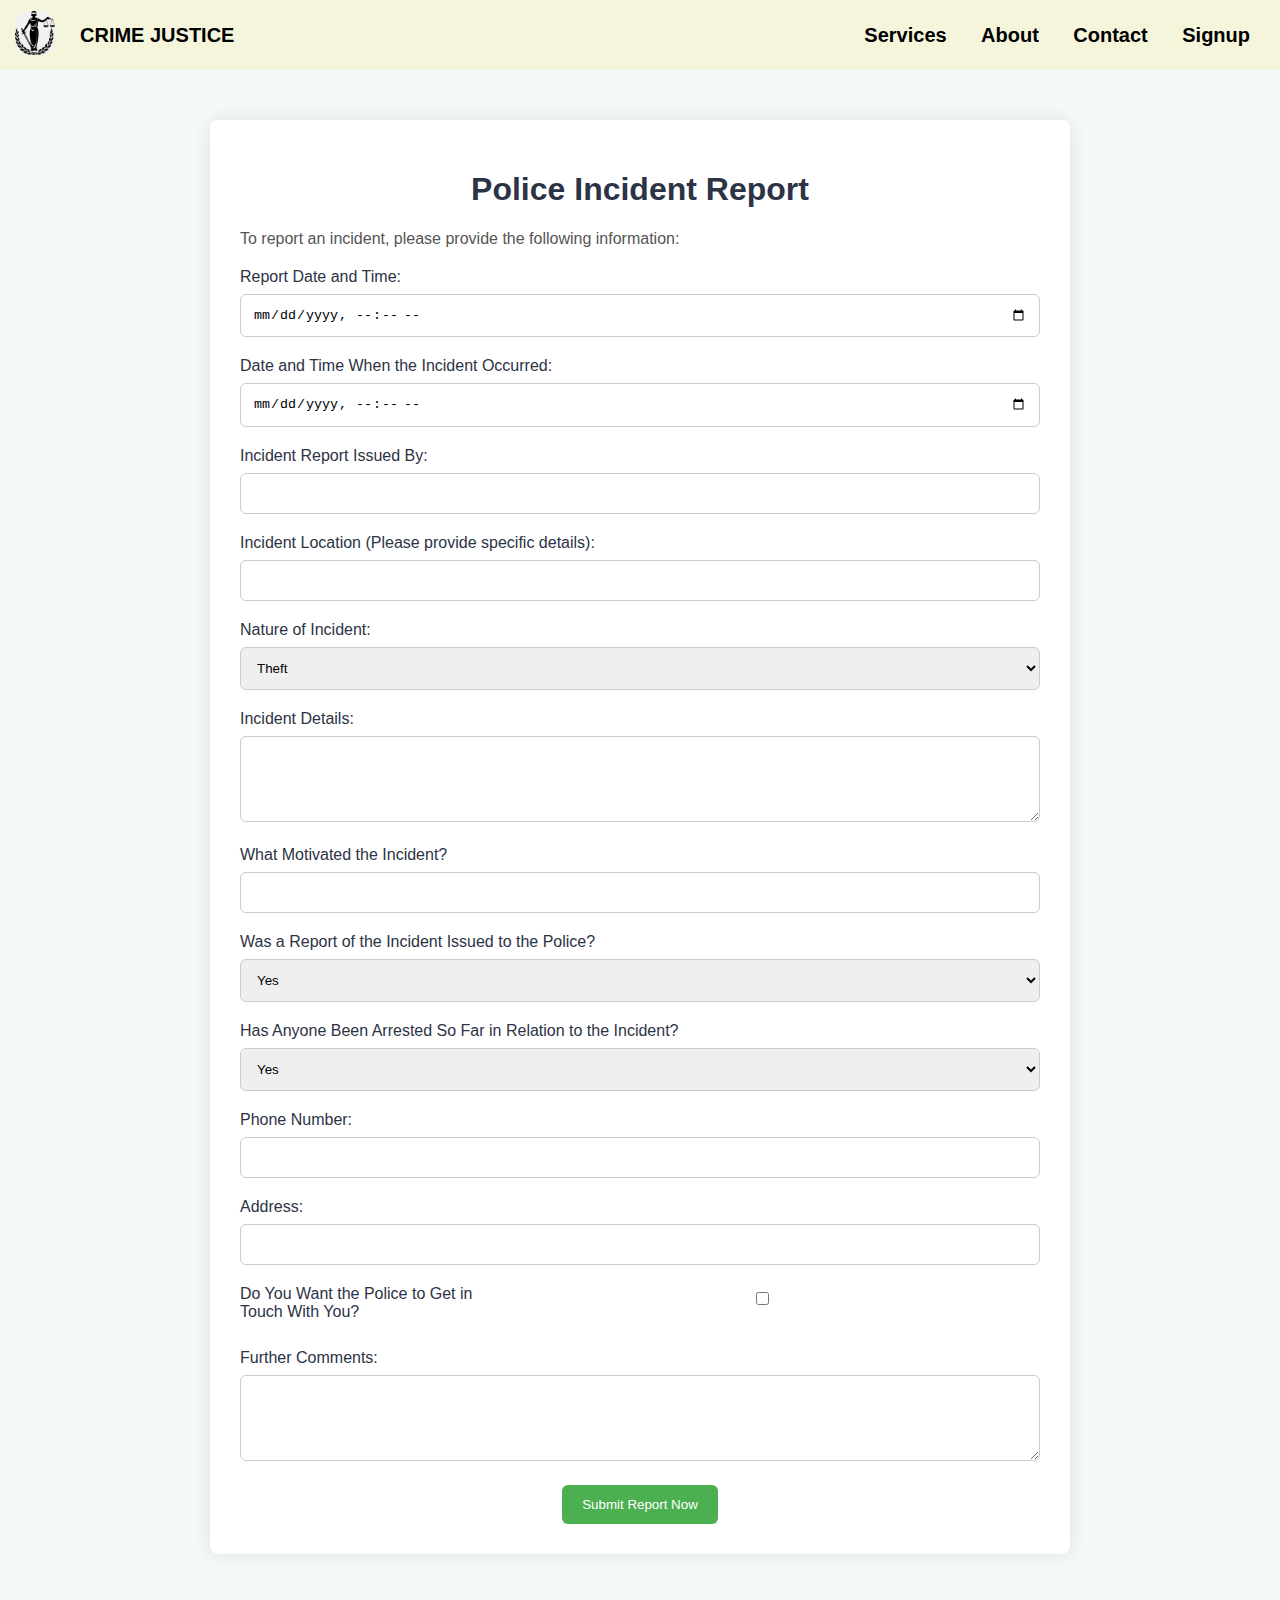
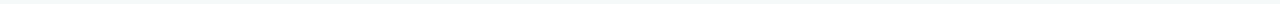
<file: formReport.html>
<!DOCTYPE html>
<html lang="en">
<head>
  <title>Police Incident Report</title>
  <link rel="stylesheet" href="style.css">
  <style>



    body {
      font-family: 'Inter', sans-serif;
      background-color: #f5f9f9;
      margin: 0;
      padding: 0;
    }

    .form-container {
      max-width: 800px;
      margin: 50px auto;
      background-color: #fff;
      padding: 30px;
      box-shadow: 0 0 20px rgba(0, 0, 0, 0.1);
      border-radius: 8px;
    }

    h1 {
      text-align: center;
      color: #2C3345;
    }

    p {
      margin-bottom: 20px;
      color: #555;
    }

    label {
      display: block;
      margin-bottom: 8px;
      color: #2C3345;
    }

    input, select, textarea {
      width: 100%;
      padding: 12px;
      margin-bottom: 20px;
      border: 1px solid #ccc;
      border-radius: 6px;
      box-sizing: border-box;
      transition: border-color 0.3s ease;
    }

    input:focus, select:focus, textarea:focus {
      border-color: #4CAF50;
    }

    .checkbox-label {
      display: flex;
      align-items: center;
      margin-bottom: 20px;
      color: #2C3345;
    }

    button {
      background-color: #4CAF50;
      color: #fff;
      padding: 12px 20px;
      border: none;
      border-radius: 6px;
      cursor: pointer;
      display: block;
      margin: auto;
      transition: background-color 0.3s ease;
    }

    button:hover {
      background-color: #45a049;
    }
  </style>
</head>
<body>
  <header>
    <div class="logo">
      <a href="index.html"> <img src="images/download.png" alt="Logo"> </a>
      <nav> <h1> <a href="index.html">CRIME JUSTICE</a></h1></nav>
    </div>
    <nav>
      <a href="services.html">Services</a>
      <a href="about.html">About</a>
      <a href="contact.html">Contact</a>
      <a href="login.html">Signup</a>
    </nav>
  </header>
  <div class="form-container">
    <h1>Police Incident Report</h1>
    <p>To report an incident, please provide the following information:</p>
    <form action="submit_police_report.php" method="post">
      <label for="reportDateTime">Report Date and Time:</label>
      <input type="datetime-local" id="reportDateTime" name="reportDateTime" required>

      <label for="incidentDateTime">Date and Time When the Incident Occurred:</label>
      <input type="datetime-local" id="incidentDateTime" name="incidentDateTime" required>

      <label for="reportIssuer">Incident Report Issued By:</label>
      <input type="text" id="reportIssuer" name="reportIssuer" required>

      <label for="incidentLocation">Incident Location (Please provide specific details):</label>
      <input type="text" id="incidentLocation" name="incidentLocation" required>

      <label for="natureOfIncident">Nature of Incident:</label>
      <select id="natureOfIncident" name="natureOfIncident" required>
        <option value="theft">Theft</option>
        <option value="assault">Assault</option>
        <option value="vandalism">Vandalism</option>
      </select>

      <label for="incidentDetails">Incident Details:</label>
      <textarea id="incidentDetails" name="incidentDetails" rows="4" required></textarea>

      <label for="motivation">What Motivated the Incident?</label>
      <input type="text" id="motivation" name="motivation" required>

      <label for="reportIssued">Was a Report of the Incident Issued to the Police?</label>
      <select id="reportIssued" name="reportIssued" required>
        <option value="yes">Yes</option>
        <option value="no">No</option>
      </select>

      <label for="arrested">Has Anyone Been Arrested So Far in Relation to the Incident?</label>
      <select id="arrested" name="arrested" required>
        <option value="yes">Yes</option>
        <option value="no">No</option>
      </select>

      <label for="phoneNumber">Phone Number:</label>
      <input type="tel" id="phoneNumber" name="phoneNumber" required>

      <label for="address">Address:</label>
      <input type="text" id="address" name="address" required>

      <div class="checkbox-label">
        <label for="contactPolice">Do You Want the Police to Get in Touch With You?</label>
        <input type="checkbox" id="contactPolice" name="contactPolice">
      </div>

      <label for="comments">Further Comments:</label>
      <textarea id="comments" name="comments" rows="4"></textarea>

      <button >Submit Report Now</button></a>
     
    </form>
  </div>
</body>
</html>
</file>
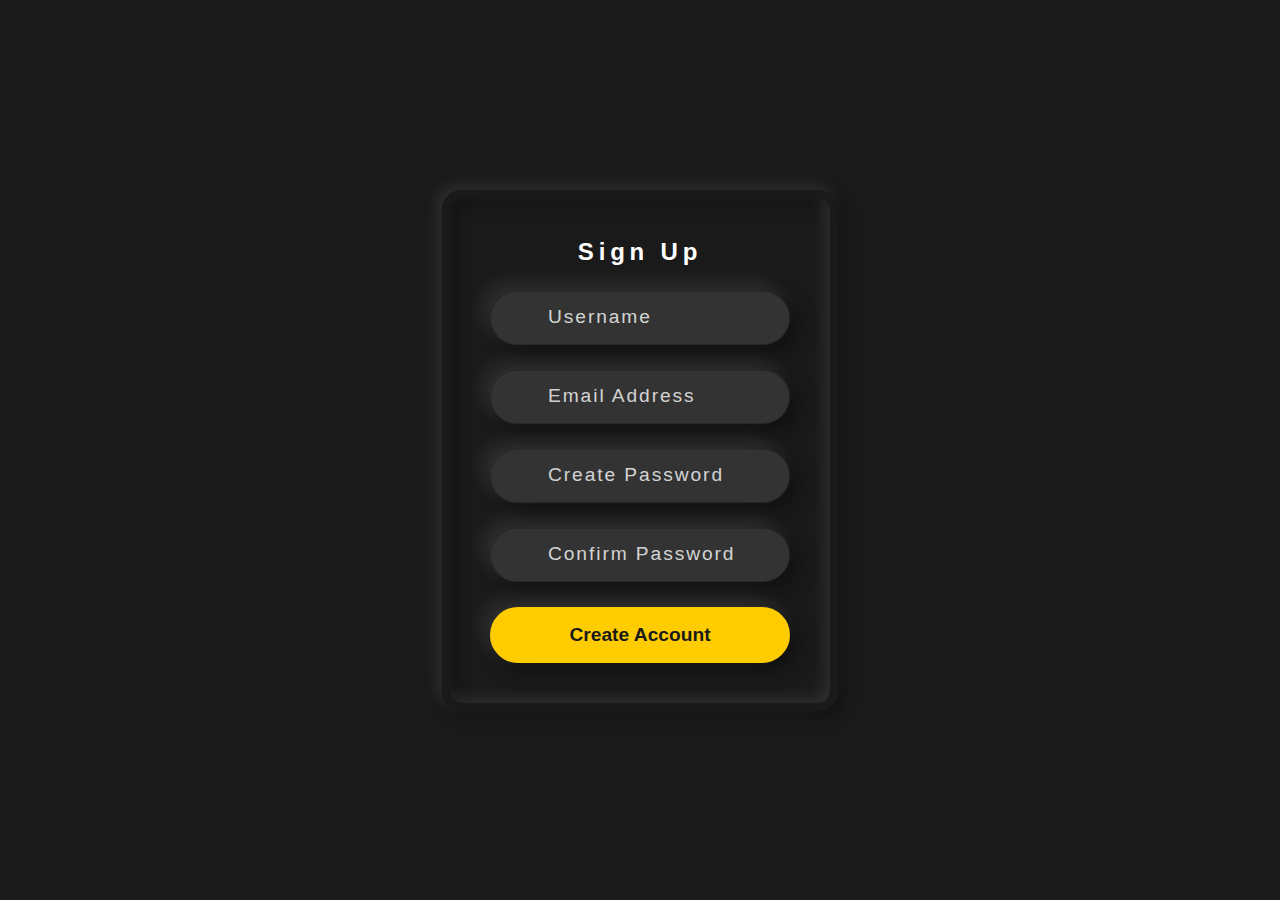
<file: login.html>
<!DOCTYPE html>
<html lang="en">
<head>
    <meta charset="UTF-8">
    <title>Login Page</title>
    <link rel="stylesheet" href="https://cdnjs.cloudflare.com/ajax/libs/font-awesome/6.2.1/css/all.min.css" integrity="sha512-MV7K8+y+gLIBoVD59lQIYicR65iaqukzvf/nwasF0nqhPay5w/9lJmVM2hMDcnK1OnMGCdVK+iQrJ7lzPJQd1w==" crossorigin="anonymous" referrerpolicy="no-referrer" />
    <link rel="stylesheet" href="login-style.css">
</head>
<body>
    <div class="container">
        <div class="form signup">
            <h2>Sign Up</h2>
            <div class="inputBox">
                <input type="text" id="username" required="required">
                <i class="fa-regular fa-user"></i>
                <span>Username</span>
            </div>
            <div class="inputBox">
                <input type="text" id="email" required="required">
                <i class="fa-regular fa-envelope"></i>
                <span>Email Address</span>
            </div>
            <div class="inputBox">
                <input type="password" id="password" required="required">
                <i class="fa-solid fa-lock"></i>
                <span>Create Password</span>
            </div>
            <div class="inputBox">
                <input type="password" id="confirmPassword" required="required">
                <i class="fa-solid fa-lock"></i>
                <span>Confirm Password</span>
            </div>
            <div class="inputBox">
                <input type="submit" value="Create Account" onclick="validateSignup()">
            </div>
        </div>

        <div class="form signin">
            <h2>Sign In</h2>
            <div class="inputBox">
                <input type="text" id="signinUsername" required="required">
                <i class="fa-regular fa-user"></i>
                <span>Username</span>
            </div>
            <div class="inputBox">
                <input type="password" id="signinPassword" required="required">
                <i class="fa-solid fa-lock"></i>
                <span>Password</span>
            </div>
            <div class="inputBox">
                <input type="submit" value="Login" onclick="showSuccessMessage('Login Successful!', true)">
            </div>
        </div>
    </div>

    <div id="overlay" class="overlay">
        <div id="modal" class="modal">
            <div id="success-icon"></div>
            <div id="success-message"></div>
            <div class="close" onclick="closeModal()">&times;</div>
        </div>
    </div>

    <script>
        function showSuccessMessage(message, success) {
            var overlay = document.getElementById('overlay');
            var successMessage = document.getElementById('success-message');
            var successIcon = document.getElementById('success-icon');

            successMessage.innerText = message;
            successIcon.innerHTML = success ? '&#10004;' : '&#10060;';
            successIcon.style.color = success ? 'green' : 'red';
            overlay.style.display = 'flex';

            setTimeout(function() {
                overlay.style.display = 'none';
                
                if (success) {
                    window.location.href = 'index.html';
                }
            }, 1000);
        }

        function closeModal() {
            var overlay = document.getElementById('overlay');
            overlay.style.display = 'none';
        }

        function validateSignup() {
            var username = document.getElementById('username').value;
            var email = document.getElementById('email').value;
            var password = document.getElementById('password').value;
            var confirmPassword = document.getElementById('confirmPassword').value;

            if (username === '' || email === '' || password === '' || confirmPassword === '') {
                showSuccessMessage('Please fill in all fields.', false);
                return false;
            }

            if (!isValidEmail(email)) {
                showSuccessMessage('Invalid email address.', false);
                return false;
            }

            if (password.length < 6) {
                showSuccessMessage('Password must be at least 6 characters.', false);
                return false;
            }

            if (password !== confirmPassword) {
                showSuccessMessage('Passwords do not match.', false);
                return false;
            }

            showSuccessMessage('Signup Successful!', true);
            return true;
        }

        function isValidEmail(email) {
            var emailRegex = /^[^\s@]+@[^\s@]+\.[^\s@]+$/;
            return emailRegex.test(email);
        }
    </script>
</body>
</html>
</file>
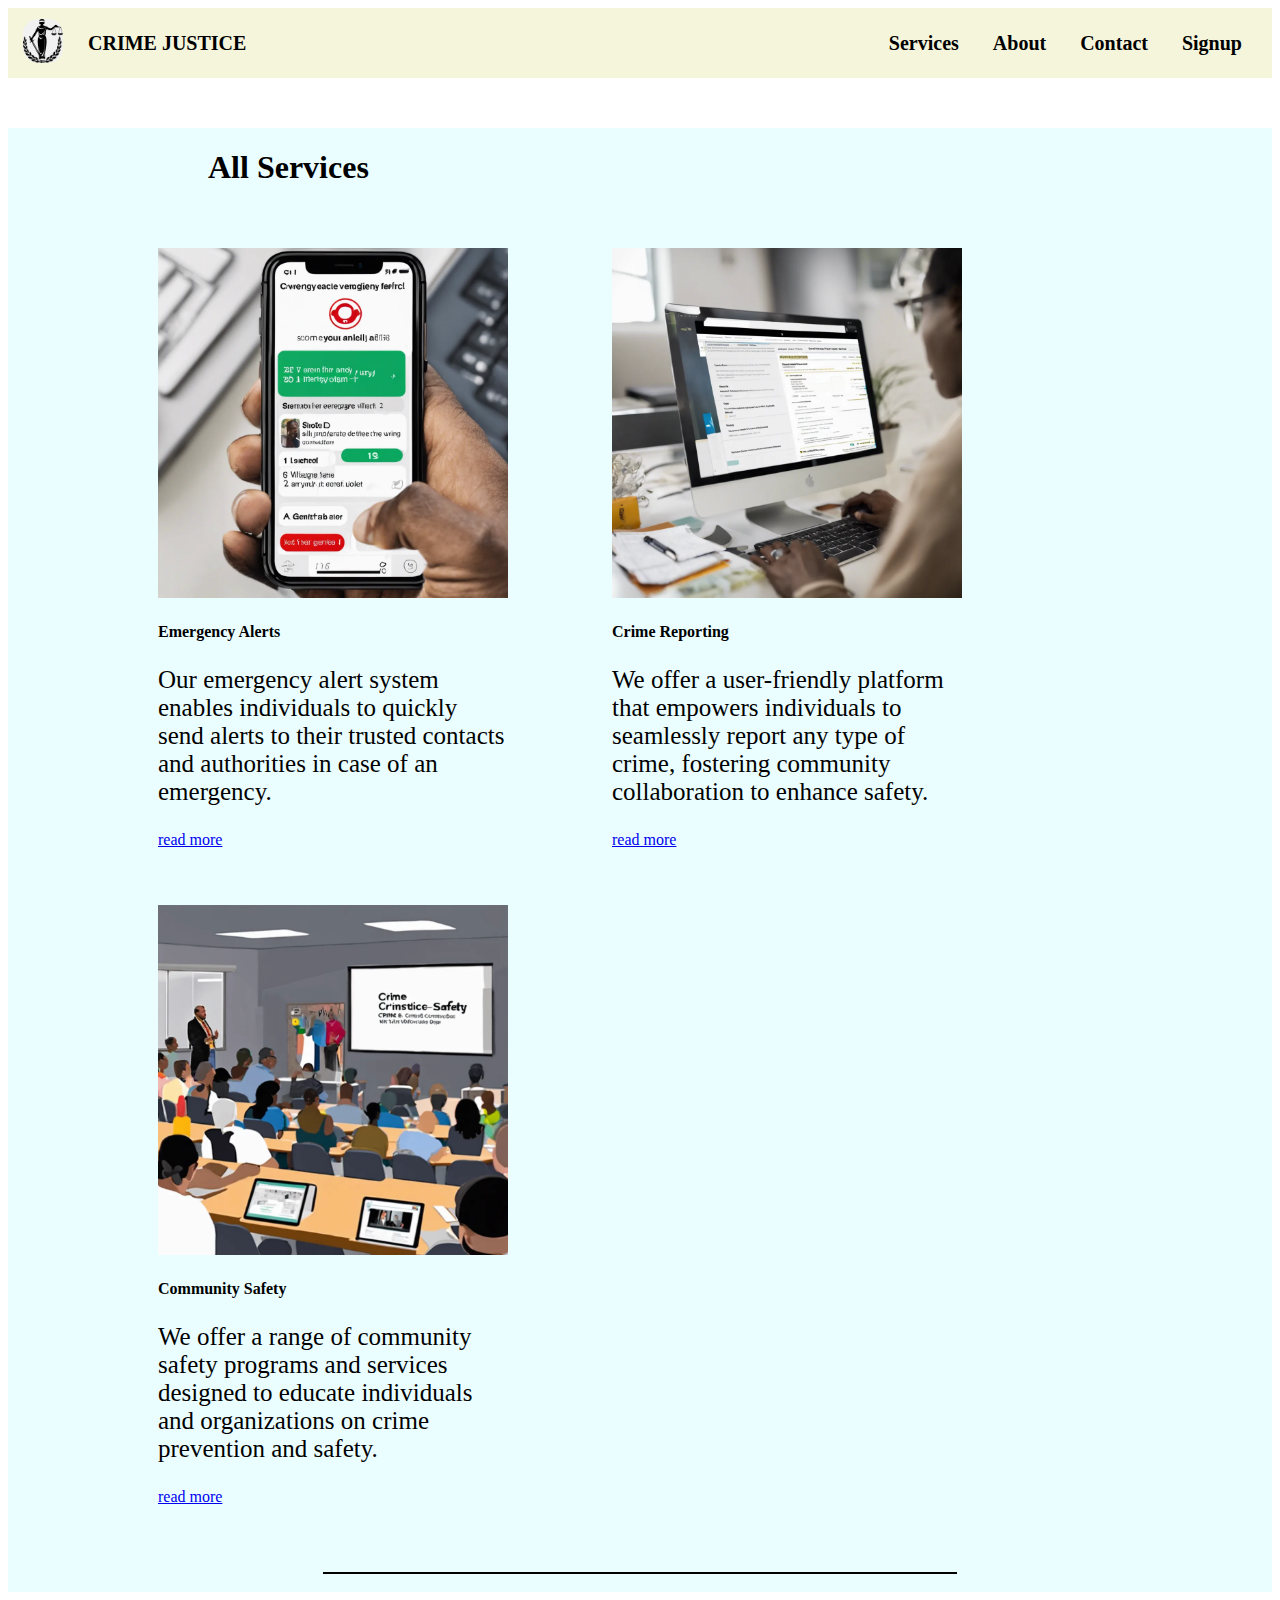
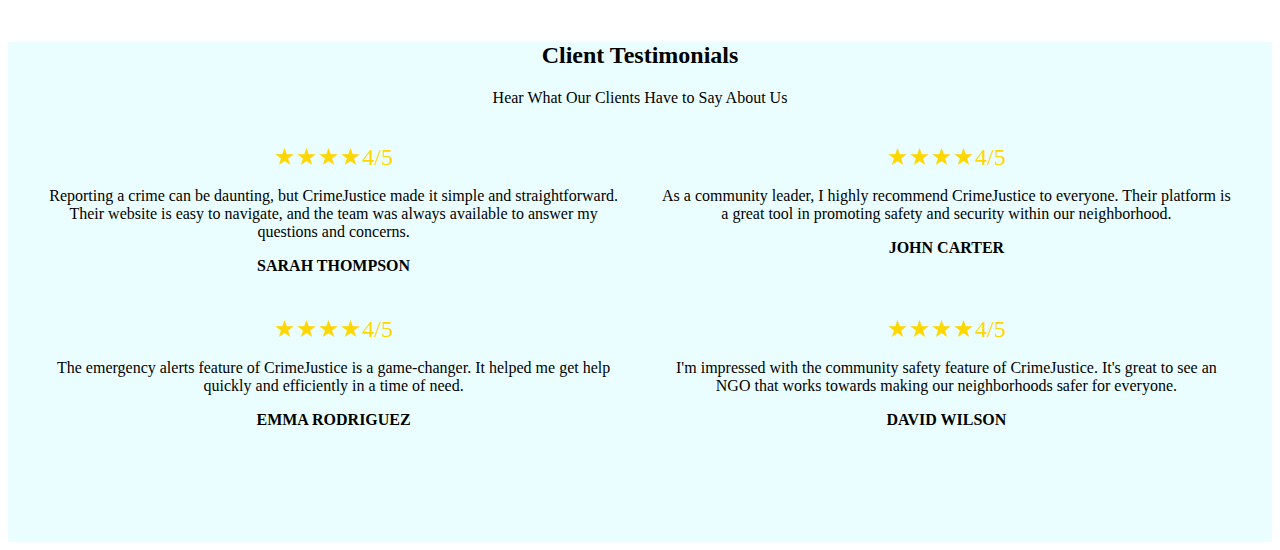
<file: services.html>
<!DOCTYPE html>
<html lang="en">
<head>
    <title>Services</title>
    <link rel="stylesheet" href="style.css">
</head>
<body>
    <header>
        <div class="logo">
          <a href="index.html"> <img src="images/download.png" alt="Logo"> </a>
          <nav> <h1> <a href="index.html">CRIME JUSTICE</a></h1></nav>
        </div>
        <nav>
          <a href="services.html">Services</a>
          <a href="about.html">About</a>
          <a href="contact.html">Contact</a>
          <a href="login.html">Signup</a>
        </nav>
    </header>

    <div class="put-it-on">
        <div class="header-container">
          <h1>All Services</h1>
          
        </div>
        <div class="main-work">
          <img class="main-image" src="images/emergency alerts.webp">
          <h4>Emergency Alerts</h4>
          <p class="main-para">Our emergency alert system enables individuals to quickly send alerts to their trusted contacts and authorities in case of an emergency.</p>
          <a href="emergency.HTML"> <p>read more</p></a>
        </div>
        <div class="main-work">
          <img class="main-image" src="images/crime reporting.webp">
          <h4>Crime Reporting</h4>
          <p class="main-para">We offer a user-friendly platform that empowers individuals to seamlessly report any type of crime, fostering community collaboration to enhance safety.</p>
          <a href="crimeReport.html"><p>read more</p></a>
        </div>
        <div class="main-work">
          <img class="main-image" src="images/community safety.webp">
          <h4>Community Safety</h4>
          <p class="main-para">We offer a range of community safety programs and services designed to educate individuals and organizations on crime prevention and safety.</p>
          <a href="community.html"><p>read more</p></a>
        </div>
        <div class="line-container">
        <div class="line"></div>
        <div></div>
        <br></div></div>

<section class="client-review">
  <h2>Client Testimonials</h2>
  <p>Hear What Our Clients Have to Say About Us</p>

  <div class="testimonial-container">
    <div class="rating">&#9733;&#9733;&#9733;&#9733;4/5</div>
    <div class="testimonial-content">
      <p>Reporting a crime can be daunting, but CrimeJustice made it simple and straightforward. Their website is easy to navigate, and the team was always available to answer my questions and concerns.</p>
      <div class="client-name">SARAH THOMPSON</div>
    </div>
  </div>

  <div class="testimonial-container">
    <div class="rating">&#9733;&#9733;&#9733;&#9733;4/5</div>
    <div class="testimonial-content">
      <p>As a community leader, I highly recommend CrimeJustice to everyone. Their platform is a great tool in promoting safety and security within our neighborhood.</p>
      <div class="client-name">JOHN CARTER</div>
    </div>
  </div>

  <div class="testimonial-container">
    <div class="rating">&#9733;&#9733;&#9733;&#9733;4/5</div>
    <div class="testimonial-content">
      <p>The emergency alerts feature of CrimeJustice is a game-changer. It helped me get help quickly and efficiently in a time of need.</p>
      <div class="client-name">EMMA RODRIGUEZ</div>
    </div>
  </div>

  <div class="testimonial-container">
    <div class="rating">&#9733;&#9733;&#9733;&#9733;4/5</div>
    <div class="testimonial-content">
      <p>I'm impressed with the community safety feature of CrimeJustice. It's great to see an NGO that works towards making our neighborhoods safer for everyone.</p>
      <div class="client-name">DAVID WILSON</div>
    </div>
  </div>
</section>


    
</body>
</html>
</file>
<file: style.css>
header {
  background-color: beige;
  color: black;
  padding: 15px;
  display: flex;
  justify-content: space-between;
  align-items: center;
  height: 40px;
  position: sticky;
  top: 0;
  z-index: 100;
}

.change-color {
  color: black;
}

.logo {
  display: flex;
  align-items: center;
}

.logo img {
  width: 40px;
  margin-right: 10px;
  border-radius: 15px;
}

.logo h1 {
  color: black;
  margin: 0;
  font-size: 20px;
}

nav {
  text-align: right;
}

nav a {
  color: black;
  text-decoration: none;
  margin: 0 15px;
  font-weight: bold;
  font-size: 20px;
}


.just-checking 
 {
      background-color: rgb(235, 254, 255);
      margin-top: 50px;
      margin-bottom: 100px;
      
  }


.safer 
 { 
     width: 450px;
     height: 450px; 
     display: inline-block;
     margin-top: 75px;
            
            
  }

.heading-safer
 {
     width: 630px;
     font-size: 60px;
     font-weight: 600;
     margin-bottom: 25px;
     display: inline-block;
     margin-top: 75px;
  }

.heading-content 
 {
      width: 630px;
      font-size: 18px;
      font-weight: 300;
      margin-top: 0px; 
      display: inline-block;
  }

.heading-preview
 {
    width: 649px;
    display: inline-block;
    margin-left: 200px;
    vertical-align: top;
    height: 600px;
            
  }

.button
 {
     color: black;
     background-color: antiquewhite;
     cursor: pointer;
     display: inline-block;
     font-size: 16px;
     font-weight: 400;
     padding: 15px;
     height: 60px;
     width: 165px;
     text-align: center;
     border-radius: 20px;
     border-color: azure;
     
  }
  

.photo
 {
    display: inline-block;
    width: 650px;
  } 

.reviews
 {
    margin-left: 20px;
    font-size: 20px;
    font-weight: 200px;
    display: inline-block;
    margin-top: 30px;
    width: 400px;
    vertical-align: top;
  } 
  .reviews1
 {
    margin-left: 20px;
    font-size: 20px;
    font-weight: 200px;
    display: inline-block;
    margin-top: 30px;
    width: 400px;
    vertical-align: top;
  } 
  

  .letsee {
    font-size: 50px;
    vertical-align: top;
  }

 
.whole
 {
    margin-left: 200px;
  }

.heading
 {
    text-align: center;
    margin-top: 50px;
  }

.header-container 
 {
    display: flex;
    justify-content: space-between;
    align-items: center;
    margin-left: 200px;
    margin-right: 200px;
  }

.main-image 
 {
    width: 350px;
    font-size: 30px;
    font-weight: bolder;
  }

.main-para
 {
    width: 350px;
    font-size: 25px;
  }
      
.main-work 
 {
    width: 300px;
    display: inline-block;
    margin-left: 150px;
    margin-top: 40px;
  }
      
.put-it-on
 {
    background-color: rgb(235, 254, 255);
    margin-top: 50px;
  }

.line-container 
 {
    text-align: center;
    margin-top: 50px;
  }

.line
 {
    width: 50%;
    margin: 0 auto;
    border: 1px solid #000;
  }
        
.feature-image
 {
    width: 300px;
    display: inline-block;
    margin-left: 150px;
    margin-top: 40px;
    vertical-align: top;
    margin-left: 300px;
  }

.our-team
 {
     margin-top: 50px;
     margin-left: 150px;
     font-size: 22px;
     font-weight: 900;
  }

.section-team
 {
    margin-left: 200px;
    margin-top: 50px;
  }

.team-member
 {
    display: inline-block;
    width: 45%; 
    margin-left: 0px;
    vertical-align: top;
    box-sizing: border-box;
  }

.member-image
 {
    width: 250px; 
    height: 300px; 
  }

.member-detail
 {
    text-align: left;
    margin-top: 10px;
  }

.member-name
 {
    font-weight: bold;
  }

.member-position
 {
    font-style: italic;
    margin-top: 5px;
  }

.member-description
 {
    margin-top: 10px;
    width: 350px;
  }

.testimonial-container
 {
    display: inline-block;
    width: 45%; 
    margin: 20px;
    vertical-align: top;
  }

.rating
 {
    font-size: 24px;
    color: #ffd700; 
  }

.testimonial-content 
 {
    margin-top: 10px;
  }

.client-name
 {
    font-weight: bold;
    margin-top: 10px;
  }  
      
.client-review
 {
    margin-left: 0px;
    margin-top: 50px;
    background-color: rgb(235, 254, 255);
    text-align: center;
    height: 500px;
   
    
  }
  .review-name{
    color: rgb(73, 160, 120);
  }
  .our-service{
    font-size: 50px;
    margin-top: 60px;
    margin-left: 70px;
   }
   .main-heading {
    font-size: 35px;
    font-weight: 400;
   }
   .our-names{
    font-size: 35px;
   }
   .para-us{
    font-size: 25px;
   }
   

.header-container {
  display: flex;
  justify-content: space-between;
  align-items: center;
  margin-left: 200px;
  margin-right: 200px;
}

.feature-container {
  display: flex;
  justify-content: space-between;
  align-items: flex-start;
  margin-left: 150px;
  margin-top: 40px;
}

.our-names {
  font-size: 35px;
  margin-top: 50px;
  margin-left: 150px;
}

.para-us {
  font-size: 25px;
}

.review-name {
  color: rgb(73, 160, 120);
}

.our-service {
  font-size: 50px;
  margin-top: 60px;
  margin-left: 70px;
}

.main-heading {
  font-size: 35px;
  font-weight: 400;
}

  




































:root {
  --primary: rgb(0, 0, 0);
  --secondary: rgb(255, 124, 10);
}


.center {
  width: 100%;
  height: 100%;
  display: flex;
  align-items: center;
  justify-content: center;
}
.team {
  width: 100%;
  height: fit-content;
  display: flex;
  align-items: center;
  justify-content: center;
  flex-direction: column;
  font-family: poppins;
}
.title {
  font-size: 40px;
  font-weight: 700;
  margin-top: 100px;
  margin-bottom: 100px;
}
.profiles {
  width: 100%;
  height: fit-content;
  display: flex;
  align-items: center;
  justify-content: space-evenly;
  flex-wrap: wrap;
  margin-bottom: 100px;
}
.profile {
  width: fit-content;
  height: fit-content;
  min-width: 250px;
  position: relative;
  display: flex;
  align-items: center;
  justify-content: flex-end;
  flex-direction: column;
  padding-top: 20px;
  margin: 10px;
  max-height: 100px;
  transition: 0.5s ease-in-out;
}
.profile img {
  width: 40px;
  height: 40px;
  border-radius: 50%;
  position: relative;
  z-index: 2;
}
.details {
  display: flex;
  flex-direction: column;
  align-items: center;
  font-size: 16px;
  font-weight: 600;
}
.details span {
  font-weight: 300;
}
.card {
  width: 250px;
  height: 400px;
  margin-bottom: 20px;
  background: var(--primary);
  box-sizing: border-box;
  padding: 20px;
  display: none;
  align-items: center;
  justify-content: center;
  flex-direction: column;
  color: white;
  border-radius: 6mm;
  position: relative;
 
}
.head {
  width: 100%;
  display: flex;
  align-items: flex-end;
  justify-content: left;
  margin-bottom: 5px;
}
.head img {
  margin: 0;
  width: 60px;
  height: 60px;
  border-radius: 5mm;
}
.name {
  font-size: 16px;
  font-weight: 200;
  width: fit-content;
  margin-left: 10px;
  border: 1px solid rgba(255, 255, 255, 0.4);
  padding: 0 8px;
  border-radius: 3mm;
}
.content {
  flex-grow: 1;
  display: flex;
  justify-content: center;
  flex-direction: column;
  font-size: 15px;
  position: relative;
}
.role {
  font-weight: 200;
  font-size: 14px;
}
.icons {
  backdrop-filter: blur(9px) saturate(180%);
  -webkit-backdrop-filter: blur(9px) saturate(180%);
  background: rgba(255, 255, 255, 0.4);
  width: 100%;
  height: fit-content;
  box-sizing: border-box;
  padding: 0 20px;
  border-radius: 7mm;
  display: flex;
  align-items: center;
  justify-content: space-evenly;
}
.content::before {
  position: absolute;
  content: "";
  top: 100%;
  left: 70%;
  transform: translate(-50%, 0);
  background: var(--secondary);
  width: 60px;
  height: 30px;
  filter: blur(30px);
}
.icons a {
  width: 40px;
  height: 40px;
  line-height: 40px;
  text-align: center;
  color: white;
  text-decoration: none;
  font-size: 16px;
  transition: 0.35s;
}
.icons a:hover {
  background: white;
  color: var(--primary);
  border-radius: 50%;
}
.card::before {
  position: absolute;
  content: "location_pin";
  font-family: "Material Icons";
  color: var(--primary);
  font-size: 85px;
  top: calc(100% - 7px);
  left: 50%;
  transform: translate(-50%, 0) rotate(180deg);
}
.profile:hover {
  max-height: 500px;
}
.profile:hover #picture {
  border: 5px solid var(--primary);
}
.profile:hover .card {
  display: flex;
  animation: fade 0.5s ease-in-out;
}
@keyframes fade {
  0% {
    display: none;
    opacity: 0;
  }
  1%,
  50% {
    display: flex;
    opacity: 0;
  }
  100% {
    display: flex;
    opacity: 1;
  }
}
.profile:nth-child(odd) {
  --secondary: rgb(0, 0, 0);
  --primary: rgb(255, 124, 10);
}
</file>
<file: login-style.css>
* {
  margin: 0;
  padding: 0;
  box-sizing: border-box;
  font-family: "Poppins", sans-serif;
}

body {
  display: flex;
  justify-content: center;
  align-items: center;
  min-height: 100vh;
  background: #1a1a1a; 
}

.container {
  padding: 40px;
  border-radius: 20px;
  border: 8px solid #1a1a1a; 
  box-shadow: -5px -5px 15px rgba(255, 255, 255, 0.1),
    5px 5px 15px rgba(0, 0, 0, 0.35),
    inset -5px -5px 15px rgba(255, 255, 255, 0.1),
    inset 5px 5px 15px rgba(0, 0, 0, 0.35);
}

.container .form {
  display: flex;
  justify-content: center;
  align-items: center;
  flex-direction: column;
  gap: 25px;
}

.container .form.signin,
.container.signinForm .form.signup {
  display: none;
}

.container.signinForm .form.signin {
  display: flex;
}

.container .form h2 {
  color: #fff;
  font-weight: 700; 
  letter-spacing: 0.2em; 
}

.container .form .inputBox {
  position: relative;
  width: 300px;
}

.container .form .inputBox input {
  padding: 15px 10px 15px 58px; 
  border: none;
  width: 100%;
  background: #333; 
  border: 1px solid rgba(0, 0, 0, 0.2);
  color: #fff;
  font-weight: 400;
  border-radius: 30px; 
  font-size: 1.2em; 
  box-shadow: -8px -8px 20px rgba(255, 255, 255, 0.1),
    8px 8px 20px rgba(0, 0, 0, 0.4);
  transition: 0.5s;
  outline: none;
}

.container .form .inputBox span {
  position: absolute;
  left: 0;
  padding: 15px 10px 15px 58px; 
  pointer-events: none;
  font-size: 1.2em; 
  transition: 0.5s;
  letter-spacing: 0.1em; 
  color: rgba(255, 255, 255, 0.8); 
}

.container .form .inputBox i {
  position: absolute;
  top: 50%;
  transform: translateY(-50%);
  left: 15px; 
  width: 30px; 
  color: #ffcc00; 
}

.container .form .inputBox input:valid ~ span,
.container .form .inputBox input:focus ~ span {
  color: #ffcc00;
  border: 2px solid #ffcc00; 
  background: #333;
  transform: translateX(30px) translateY(-7px);
  font-size: 1em; 
  padding: 0 10px;
  border-radius: 20px; 
  letter-spacing: 0.15em; 
}

.container .form .inputBox input:valid,
.container .form .inputBox input:focus {
  border: 2px solid #ffcc00; 
}

.container .form .inputBox input[type="submit"] {
  background: #ffcc00;
  color: #1a1a1a; 
  padding: 15px 0; 
  font-weight: 700; 
  cursor: pointer;
  box-shadow: -8px -8px 20px rgba(255, 255, 255, 0.1),
    8px 8px 20px rgba(0, 0, 0, 0.4);
}

.container .form p {
  color: rgba(255, 255, 255, 0.7); 
  font-size: 0.9em; 
  font-weight: 400; 
}

.container .form p a {
  font-weight: 600; 
  color: #fff;
}

#overlay {
  display: none;
  position: fixed;
  top: 0;
  left: 0;
  width: 100%;
  height: 100%;
  background: rgba(0, 0, 0, 0.7); 
  justify-content: center;
  align-items: center;
  z-index: 999;
}

#success-modal {
  background-color: #fff;
  padding: 30px; 
  border-radius: 10px; 
  text-align: center;
  position: relative;
}

#success-icon {
  color: #00cc99; 
  font-size: 60px; 
  margin-bottom: 20px;
}

#success-message {
  color: #00cc99; 
  font-weight: bold;
  font-size: 24px; 
  margin-bottom: 20px;
}
</file>
